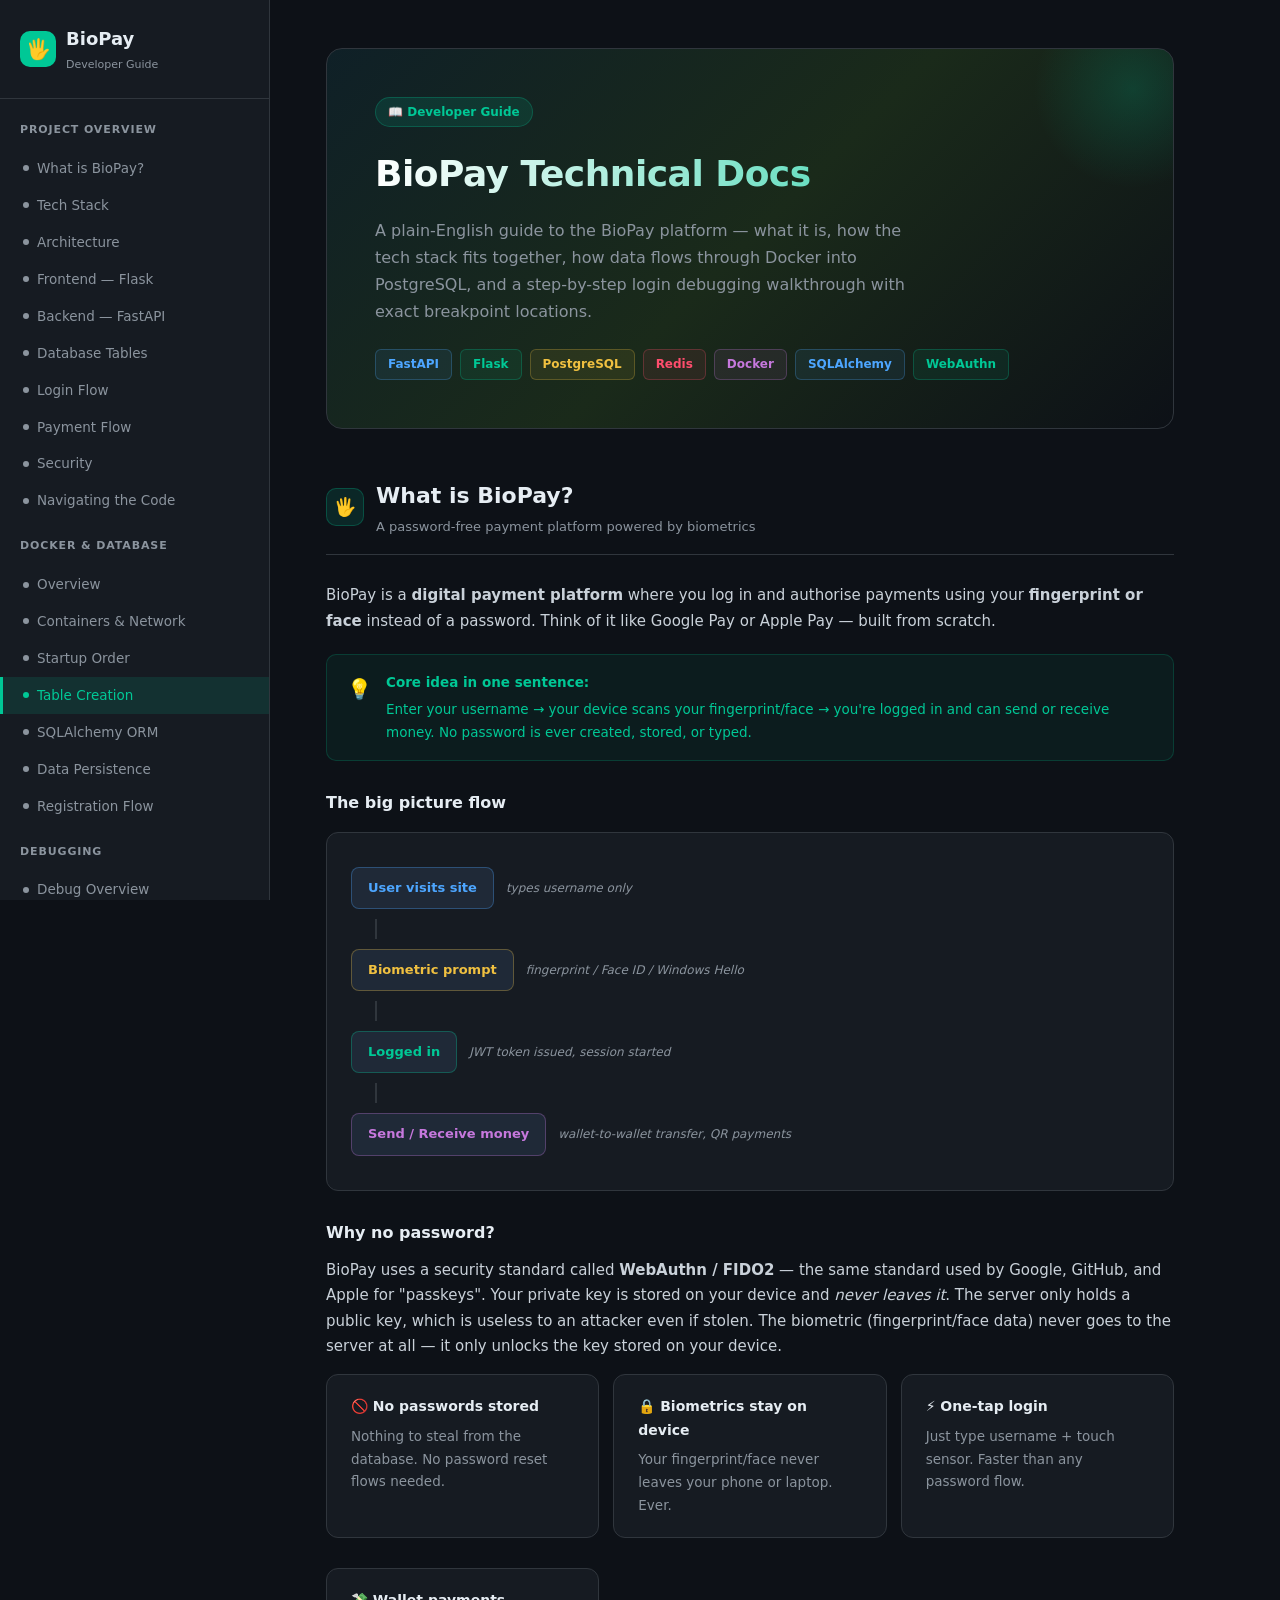
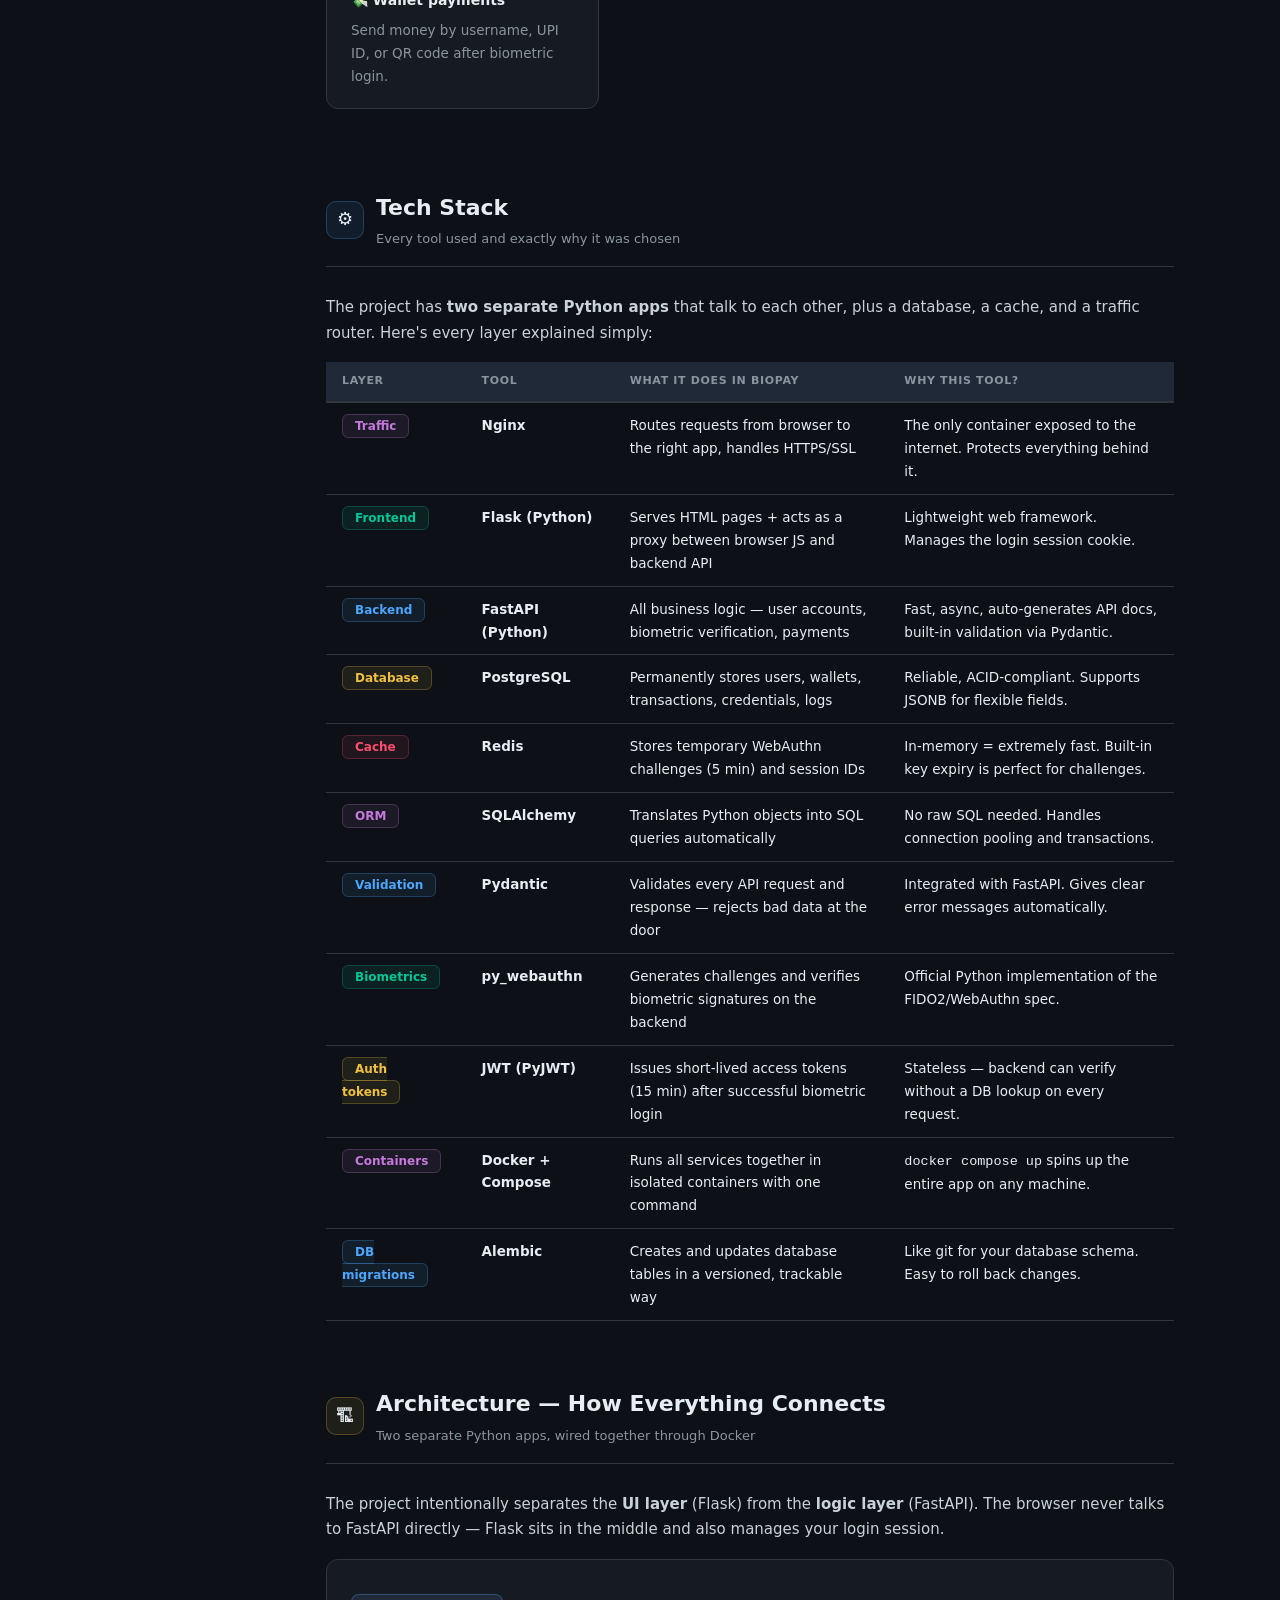
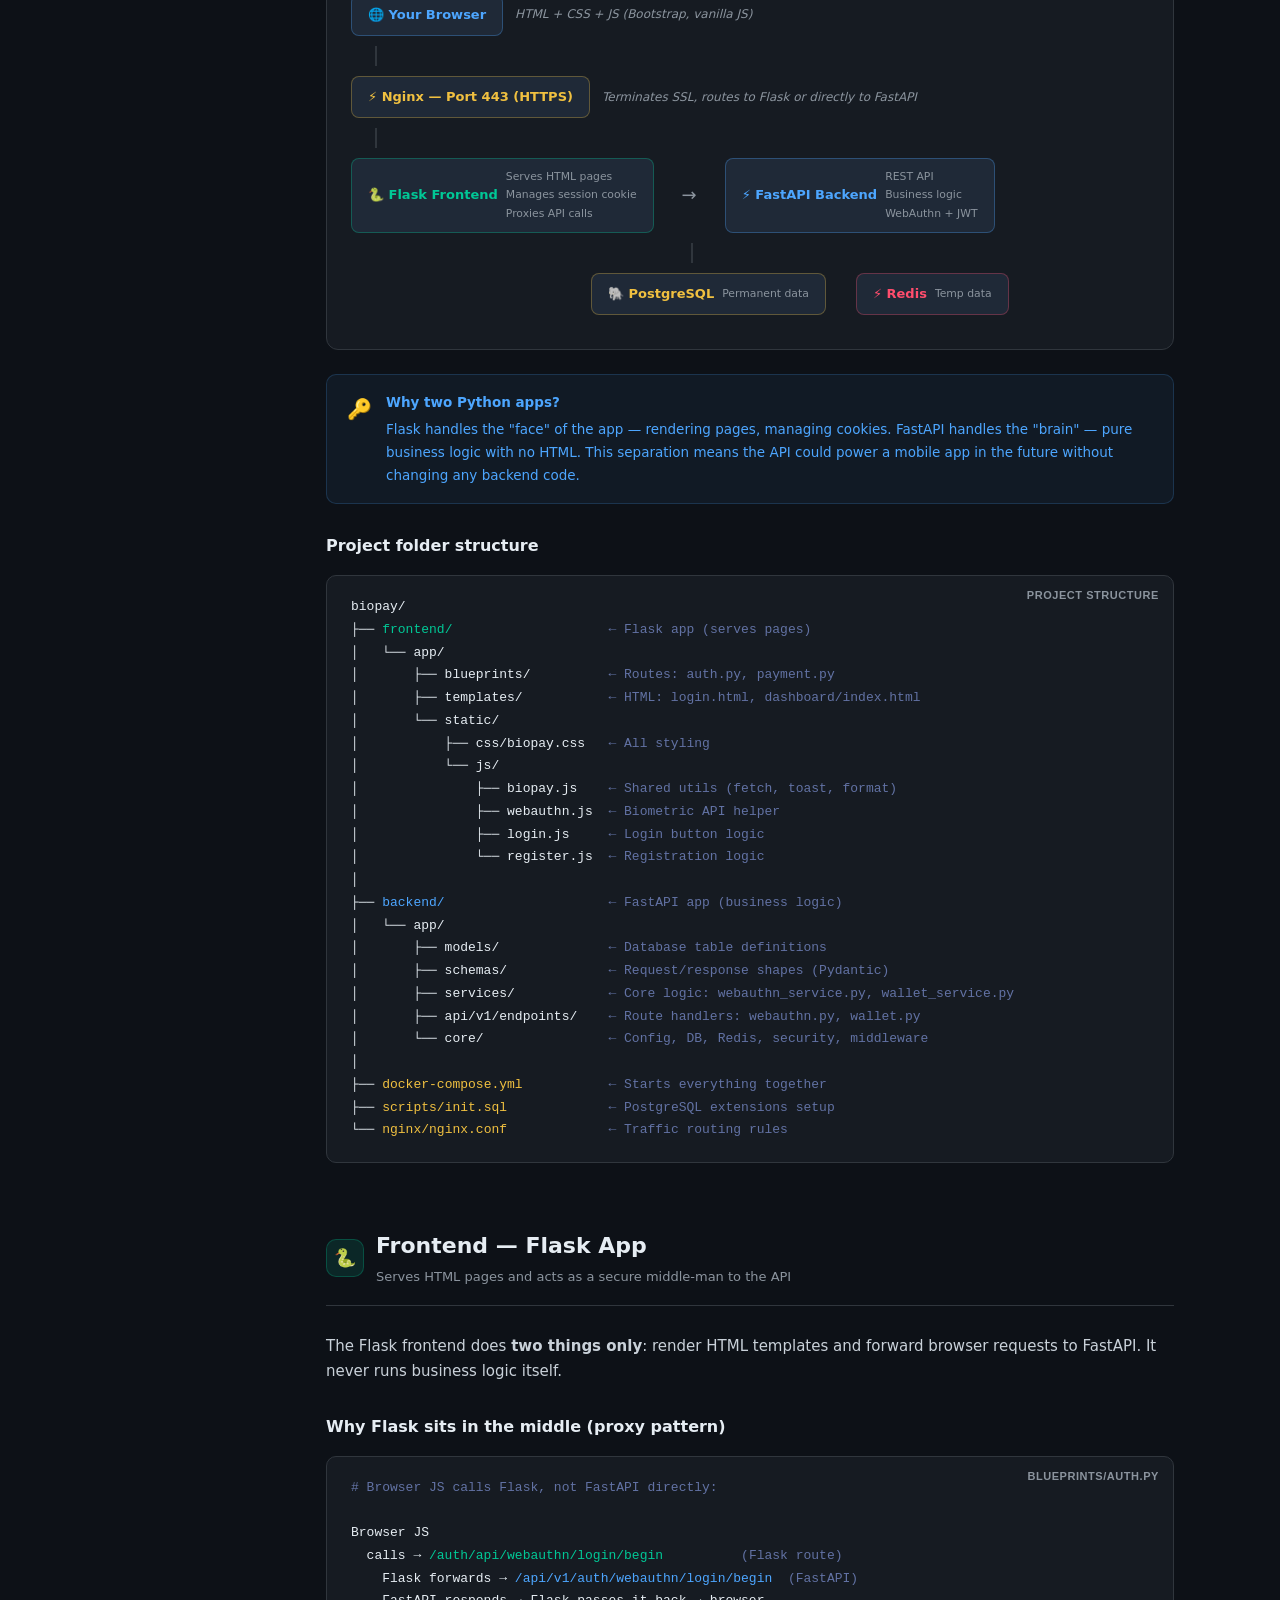
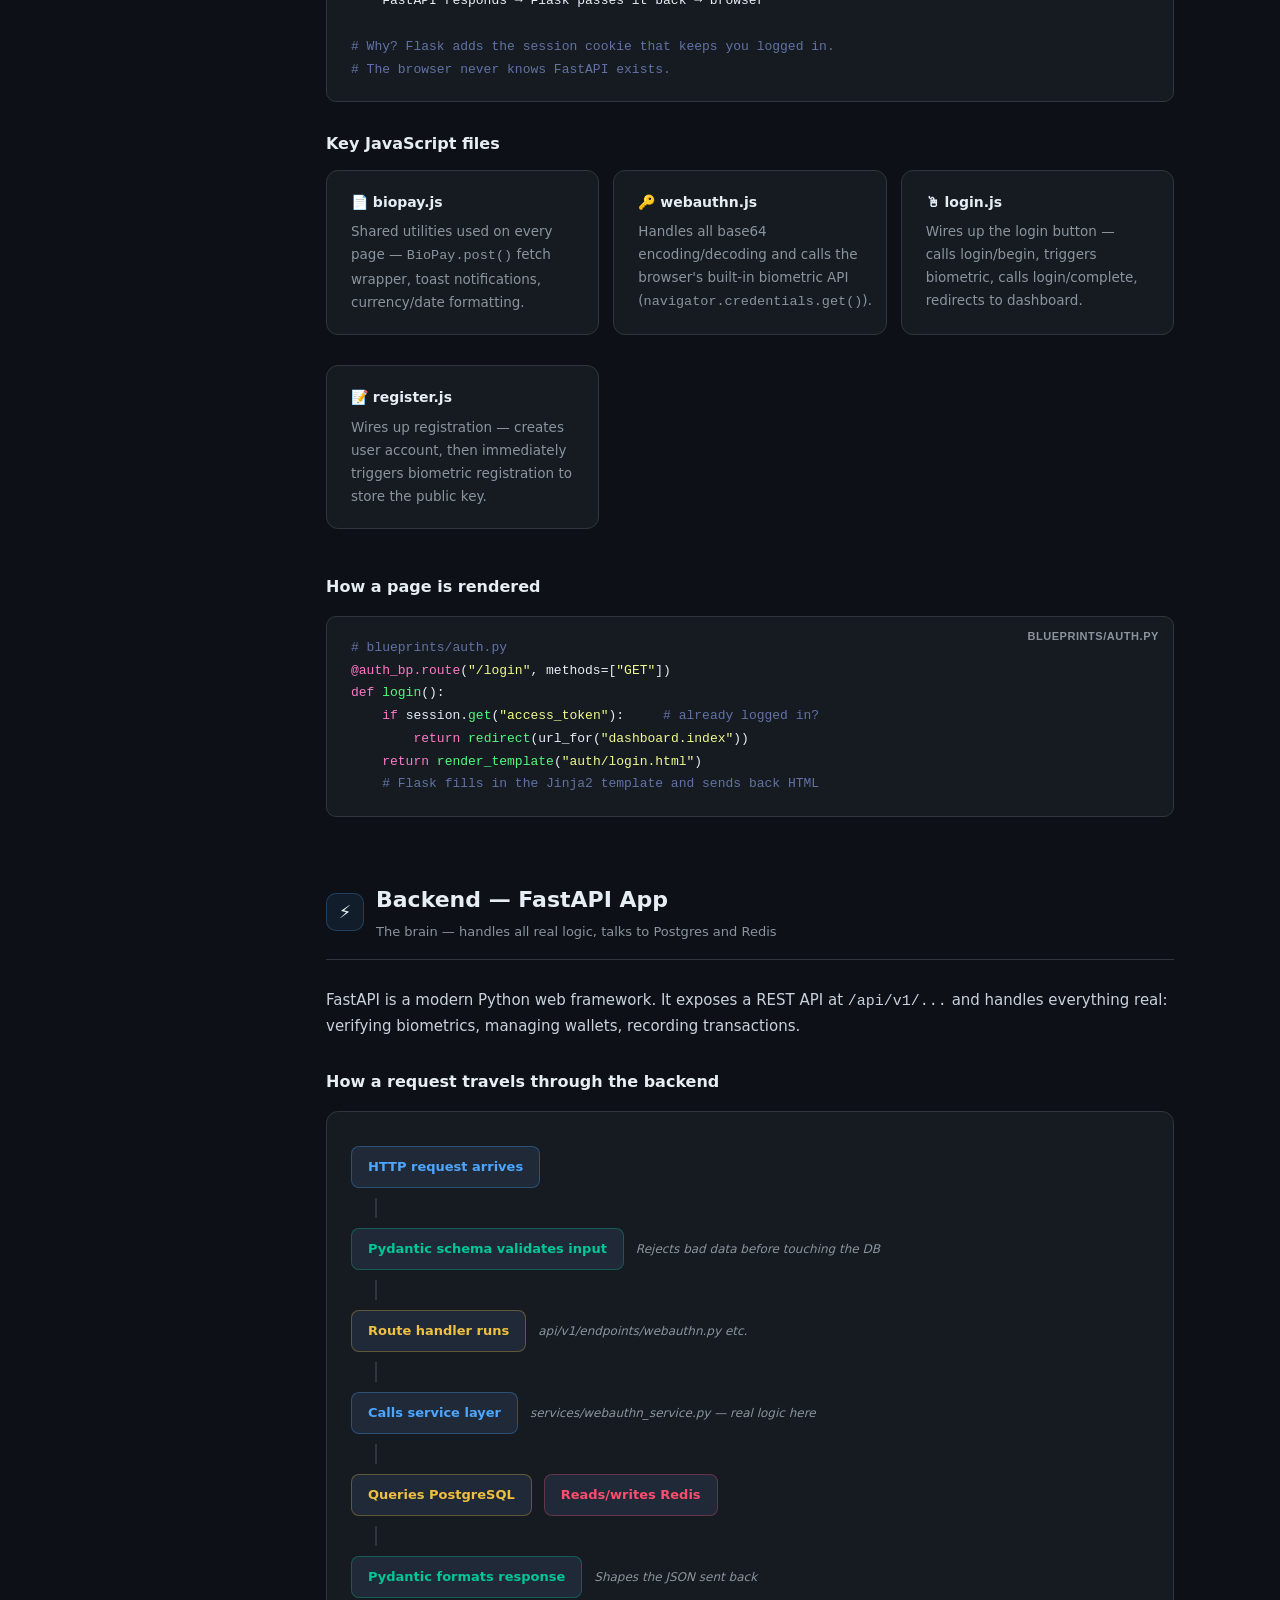
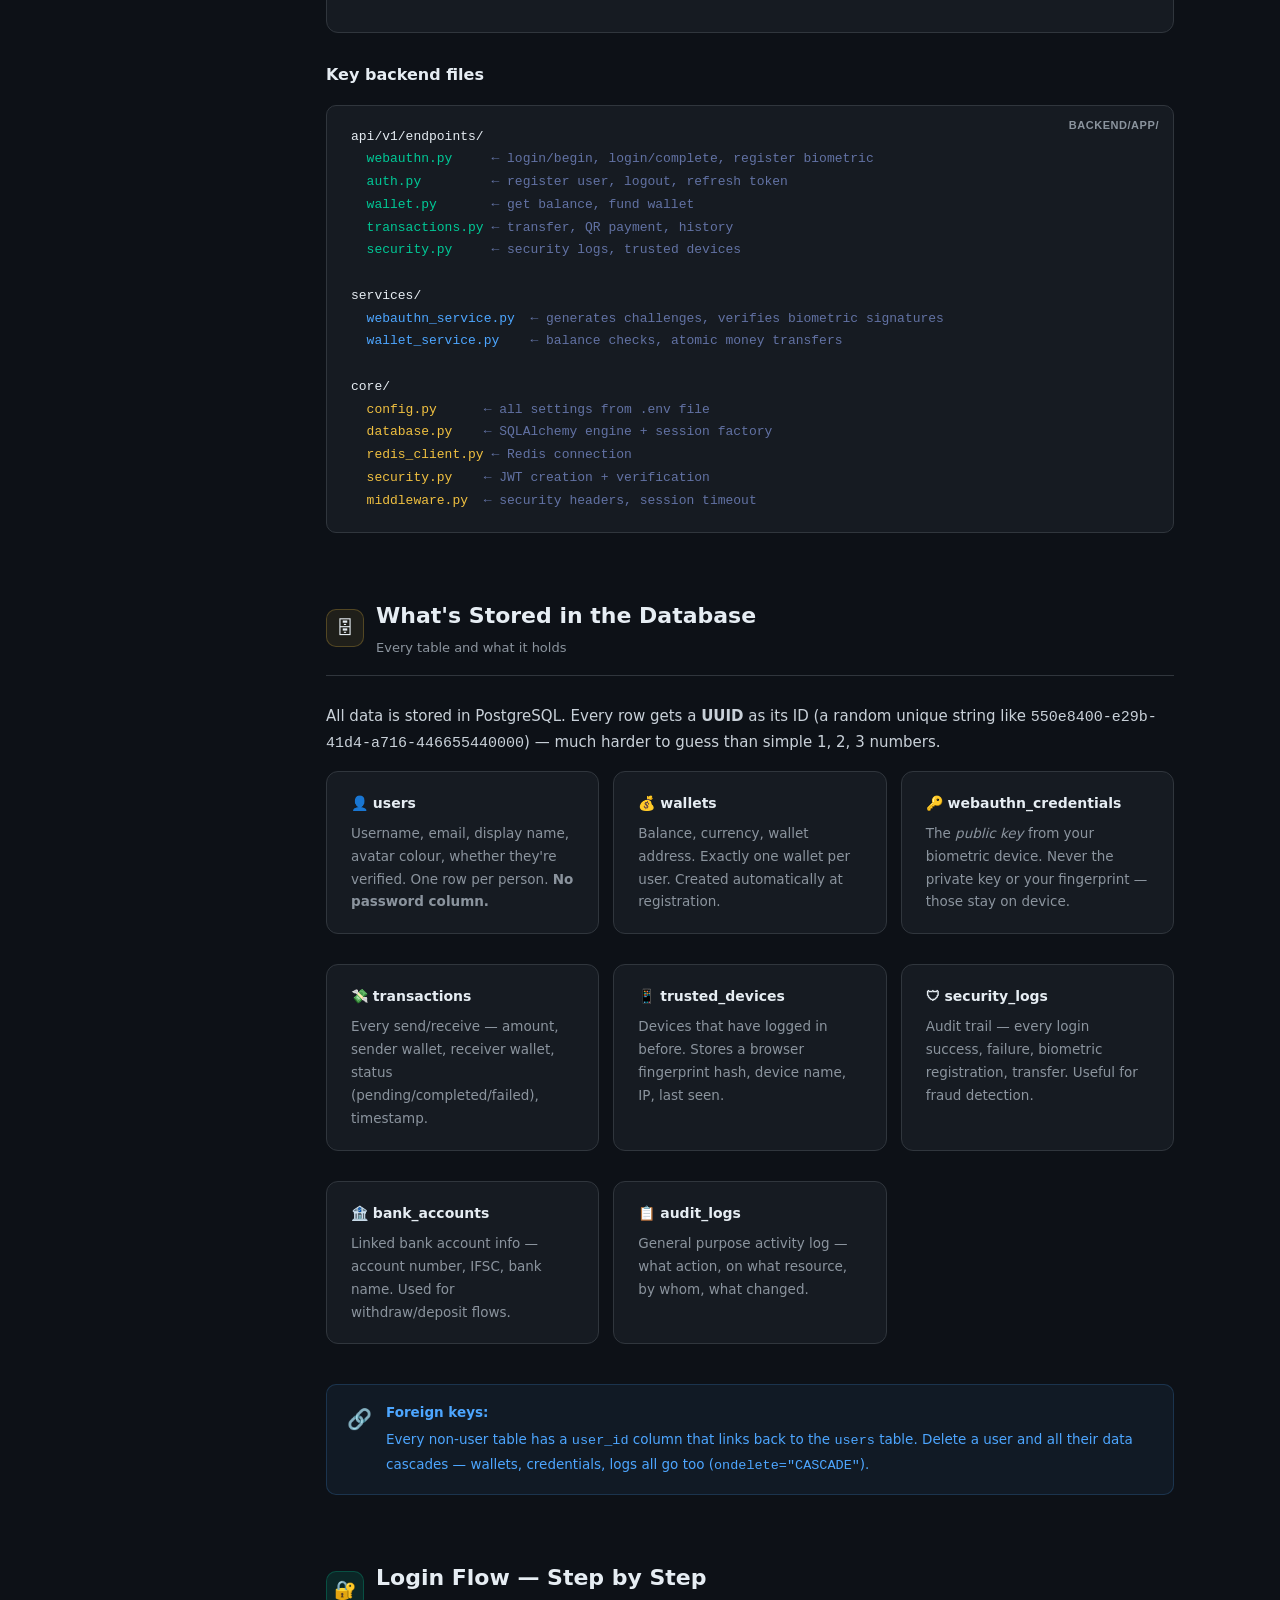
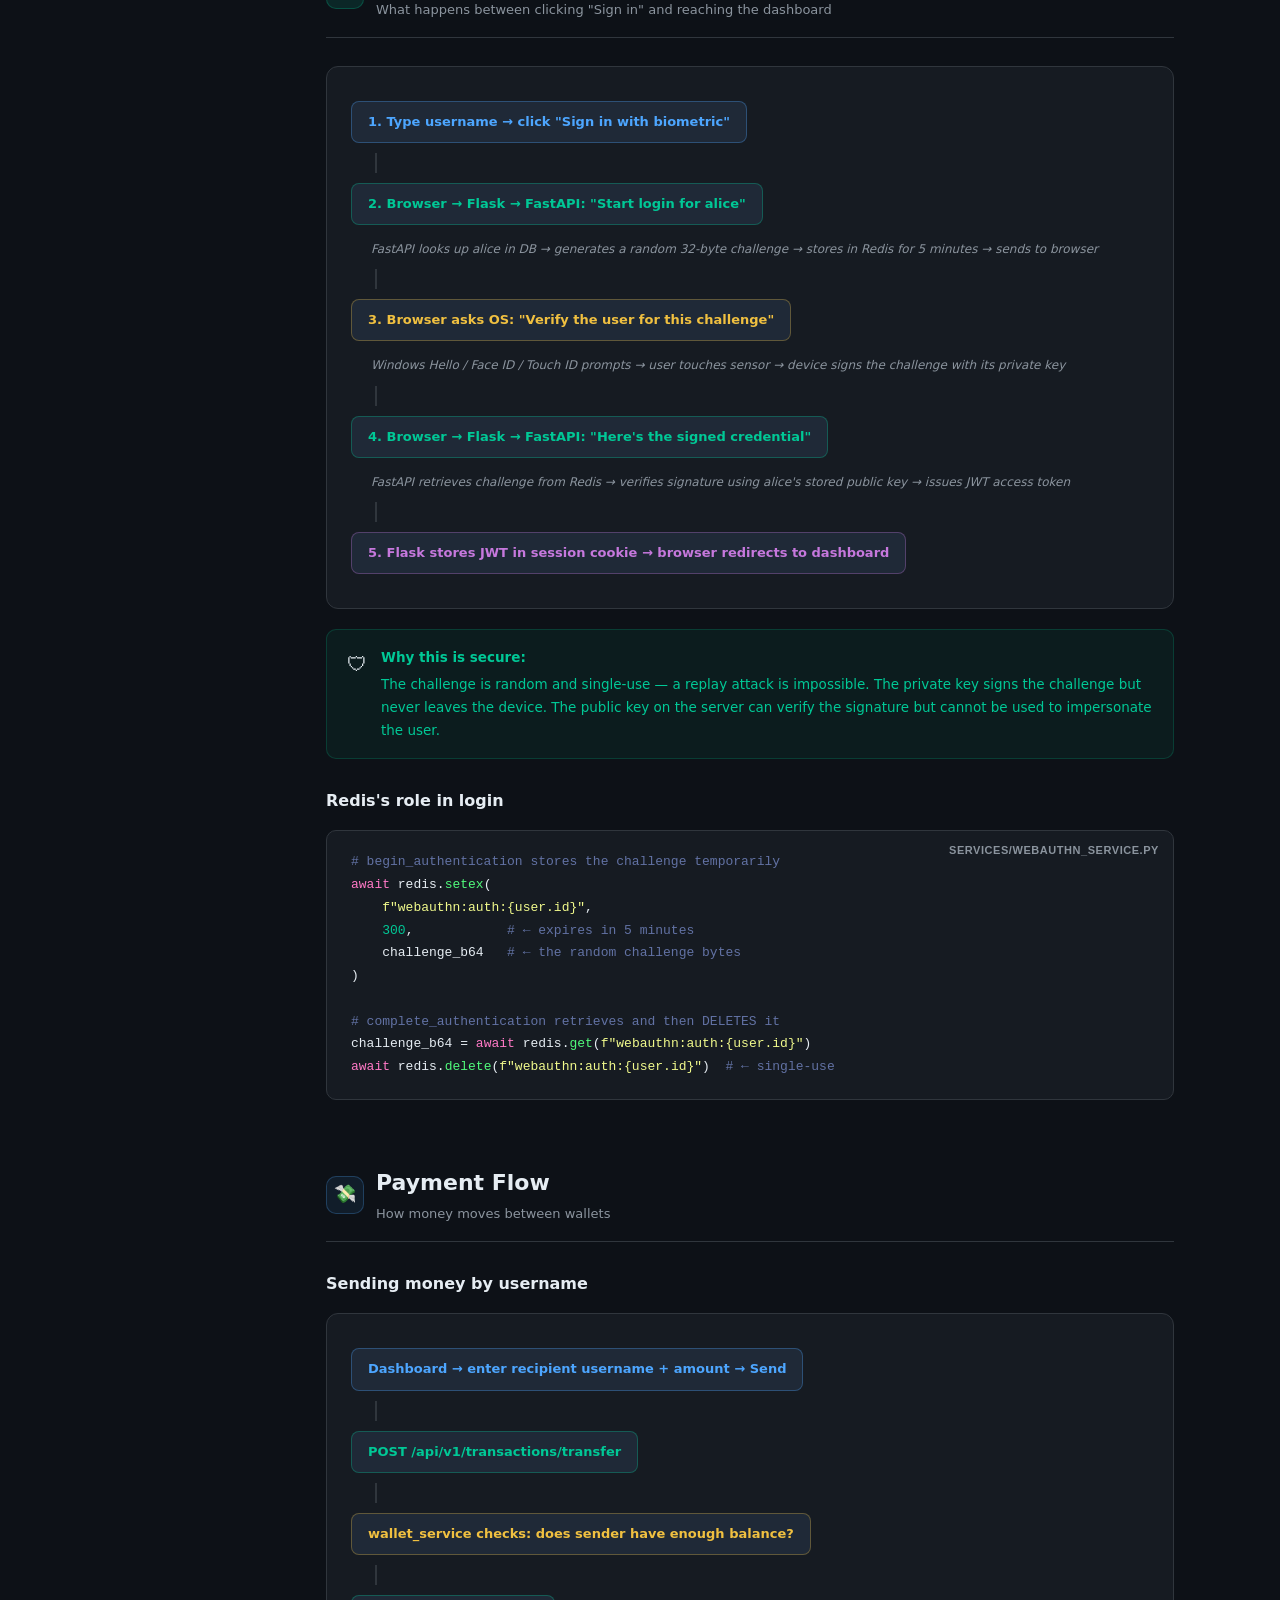
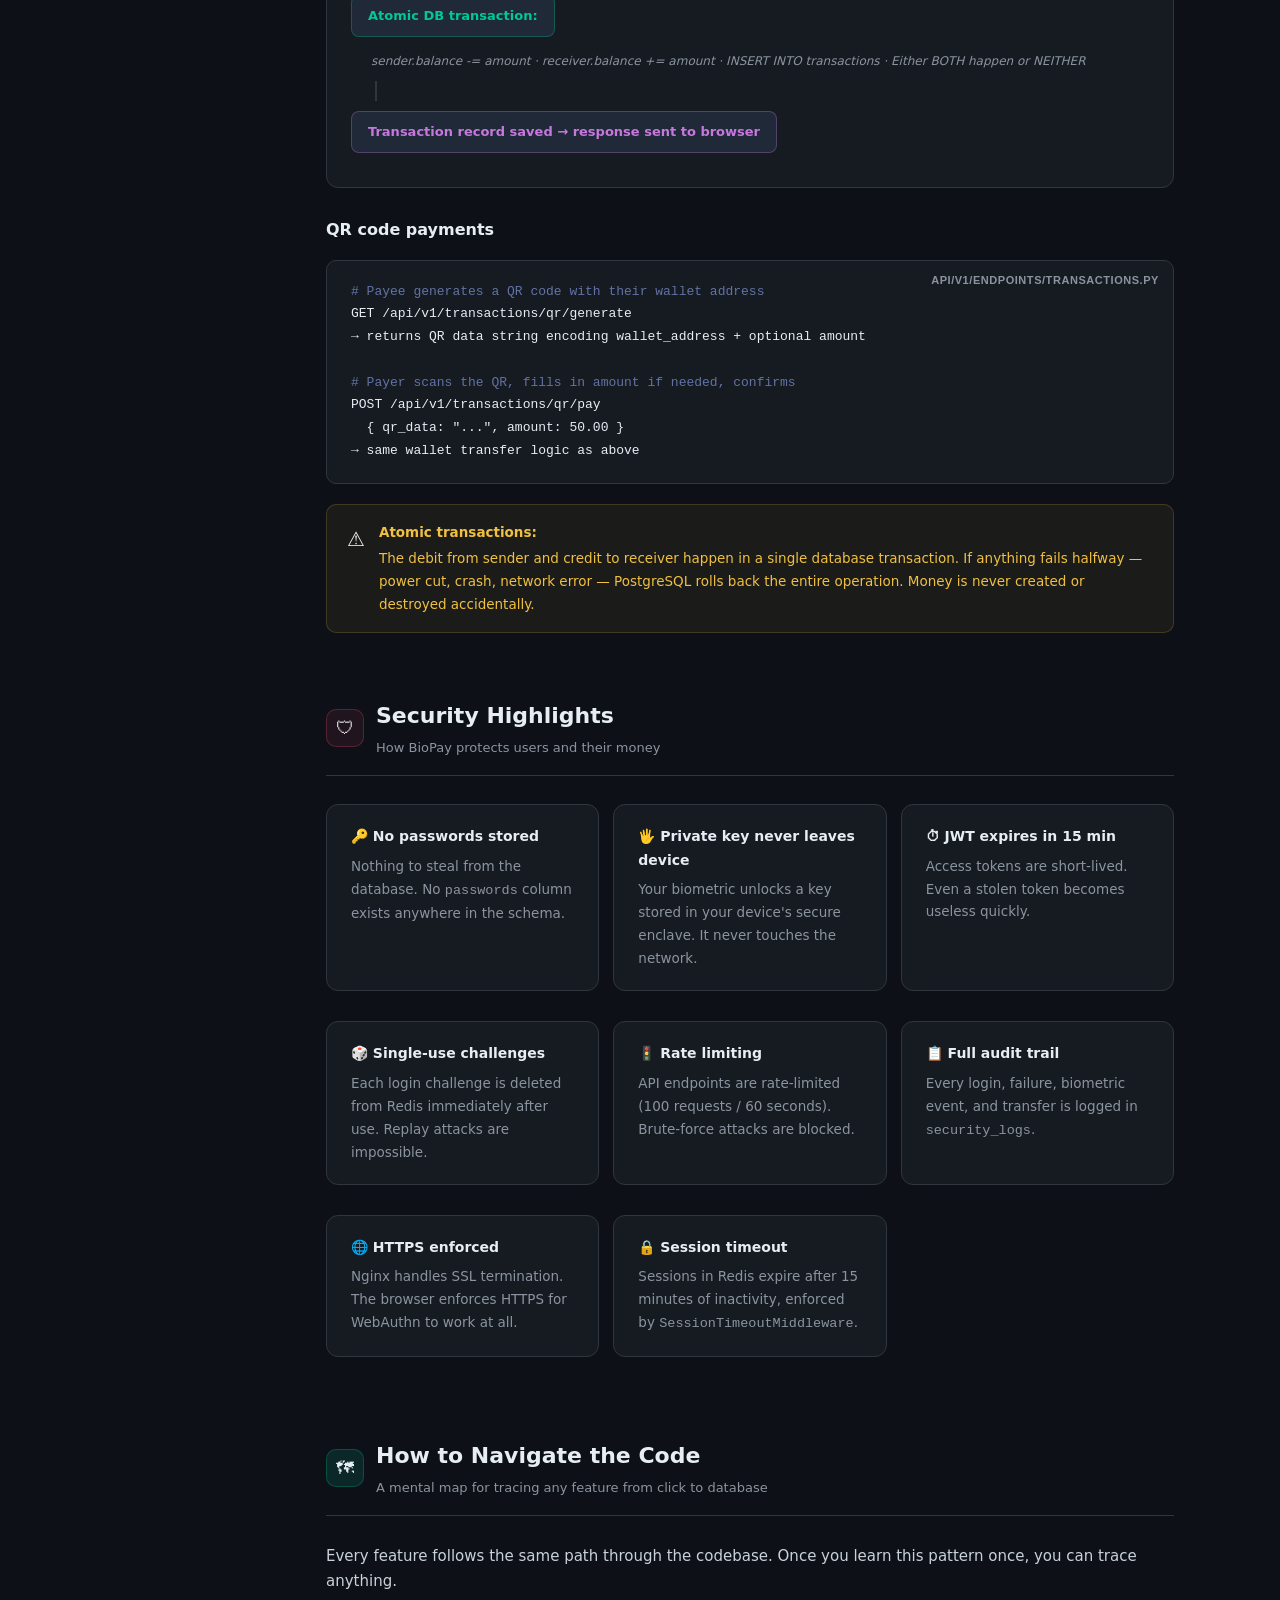
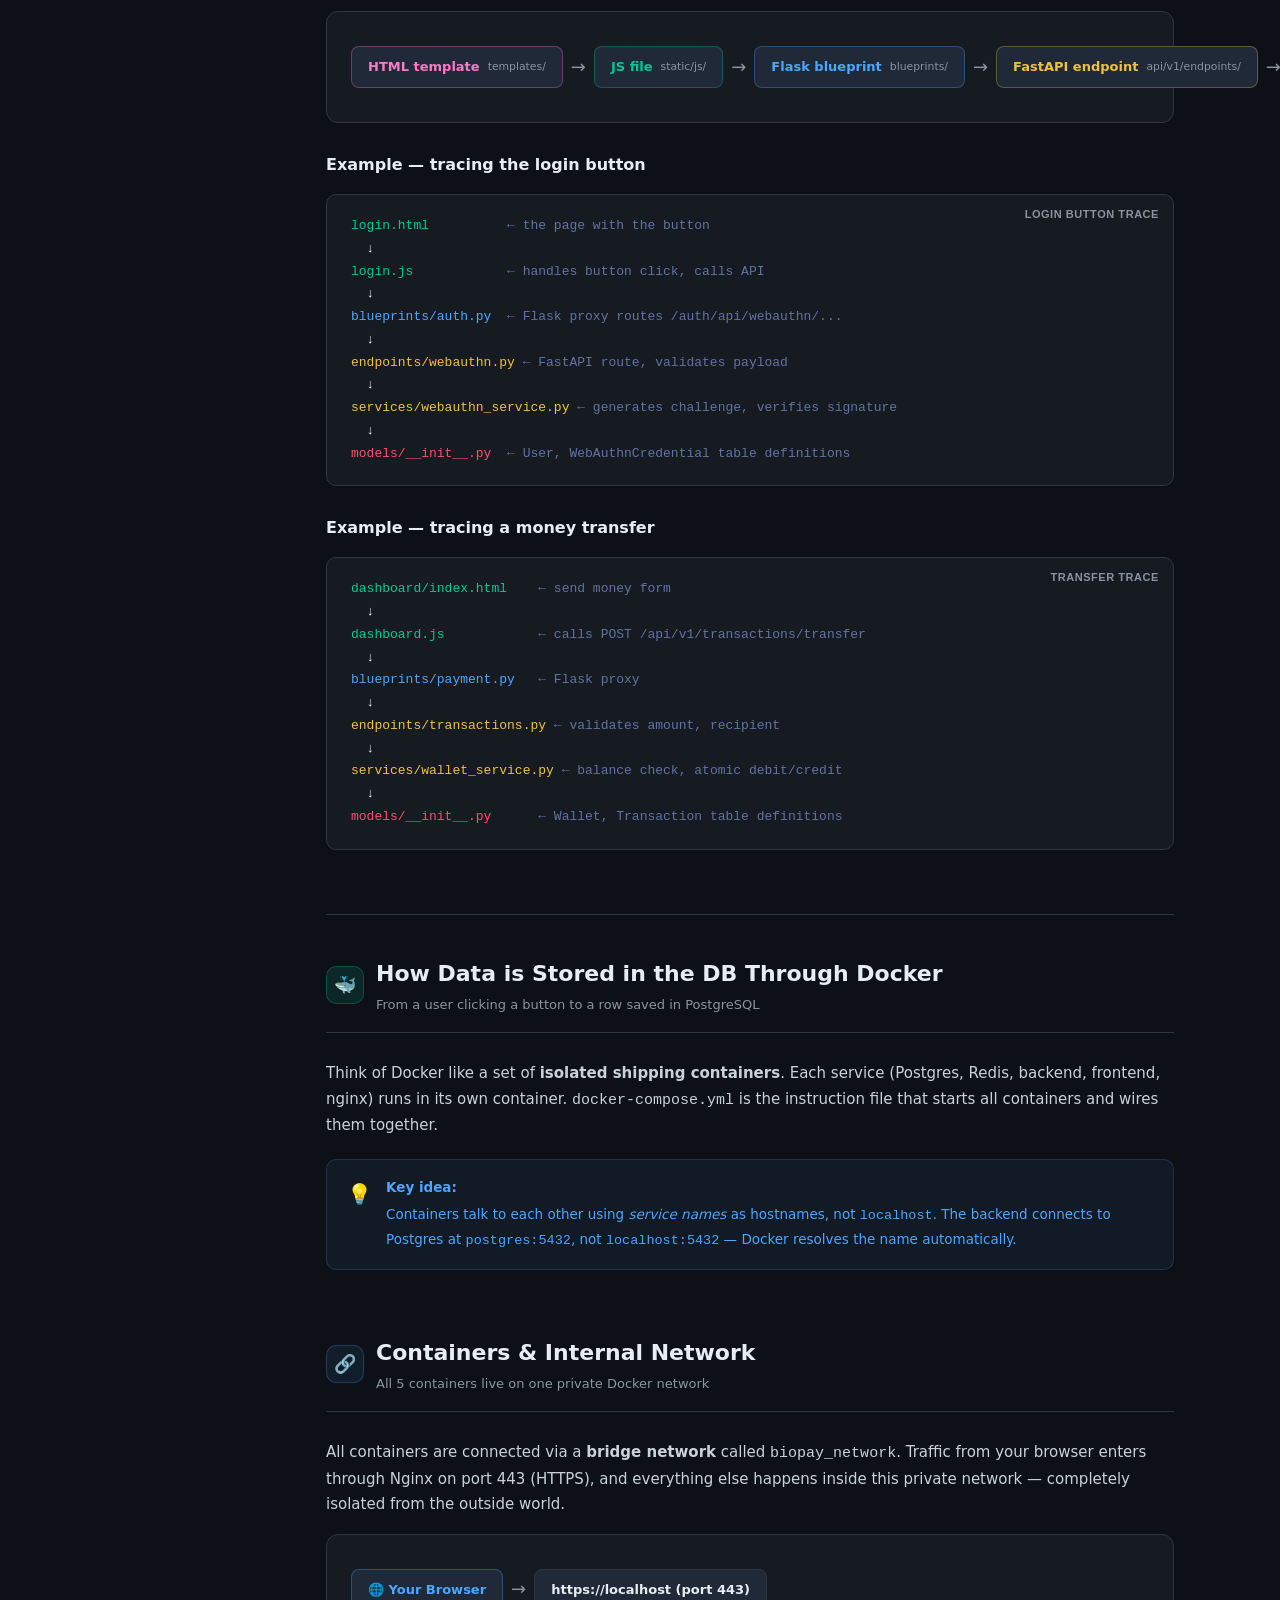
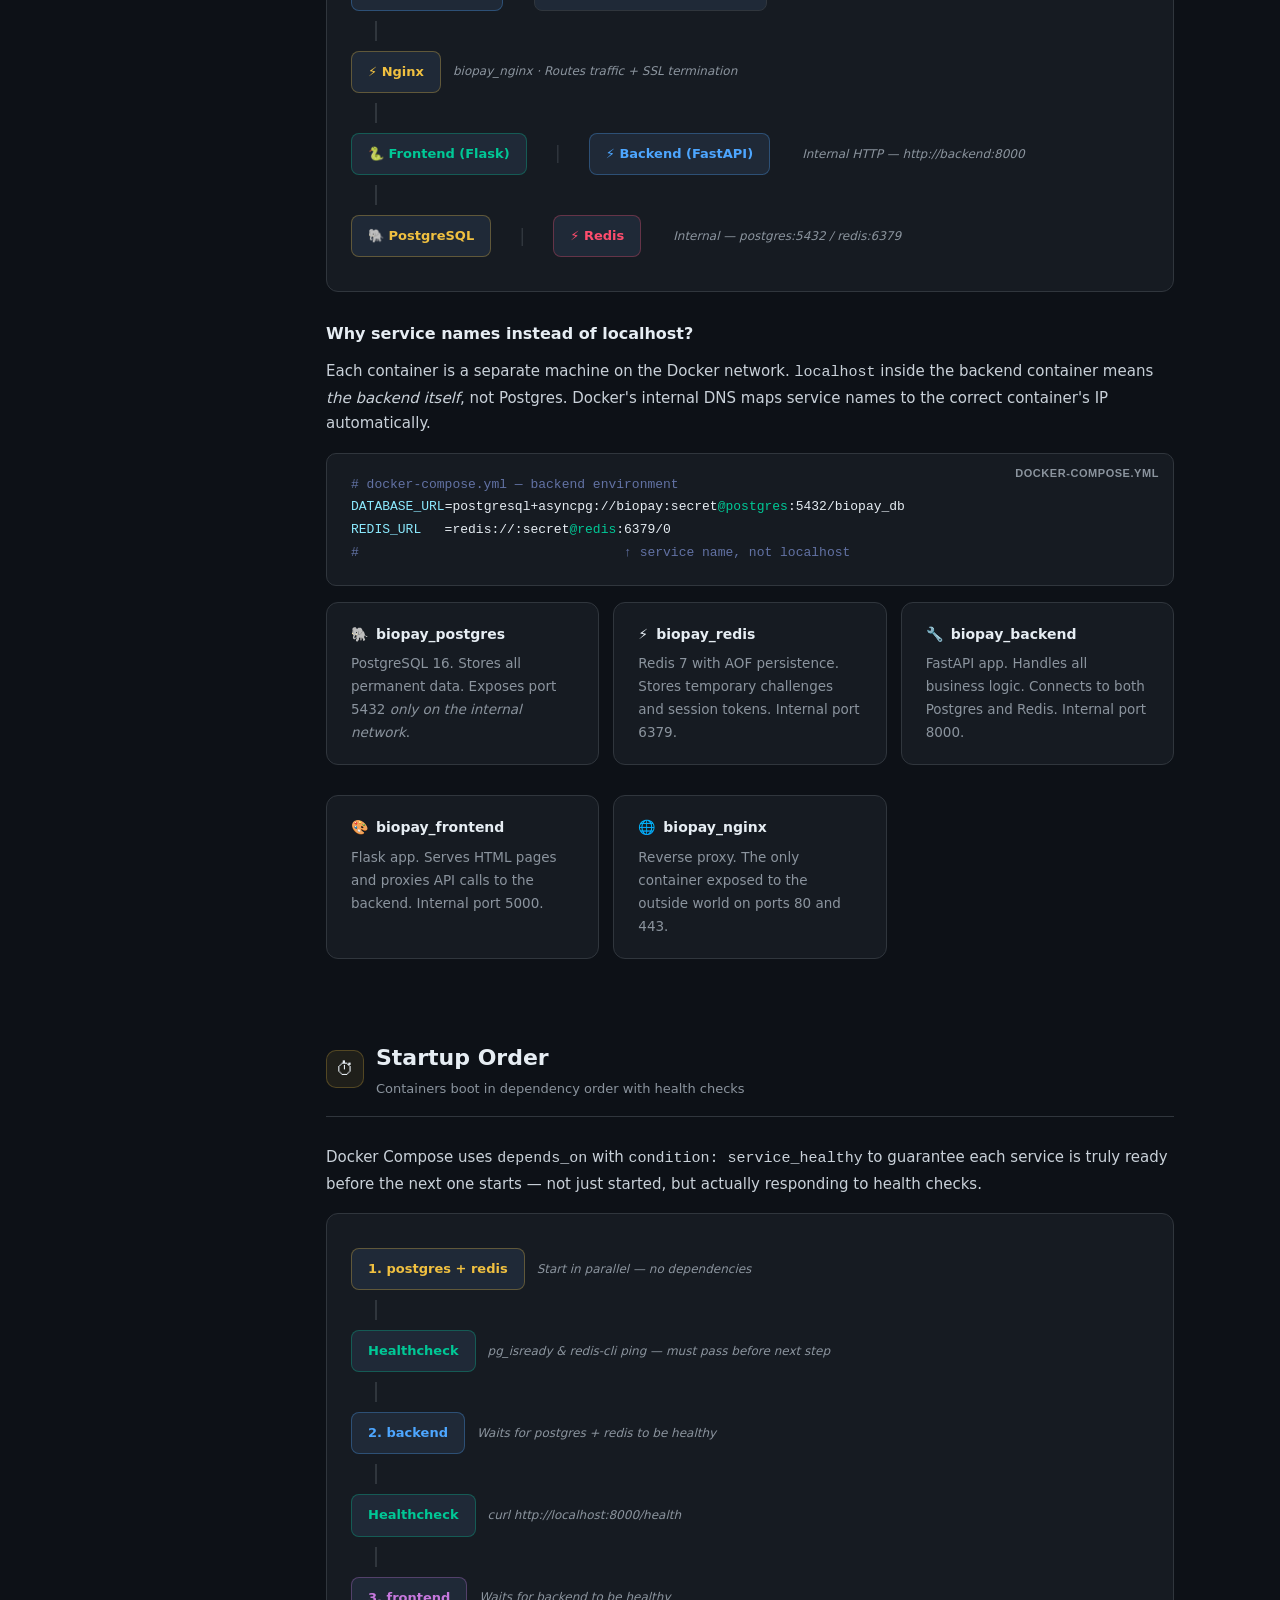
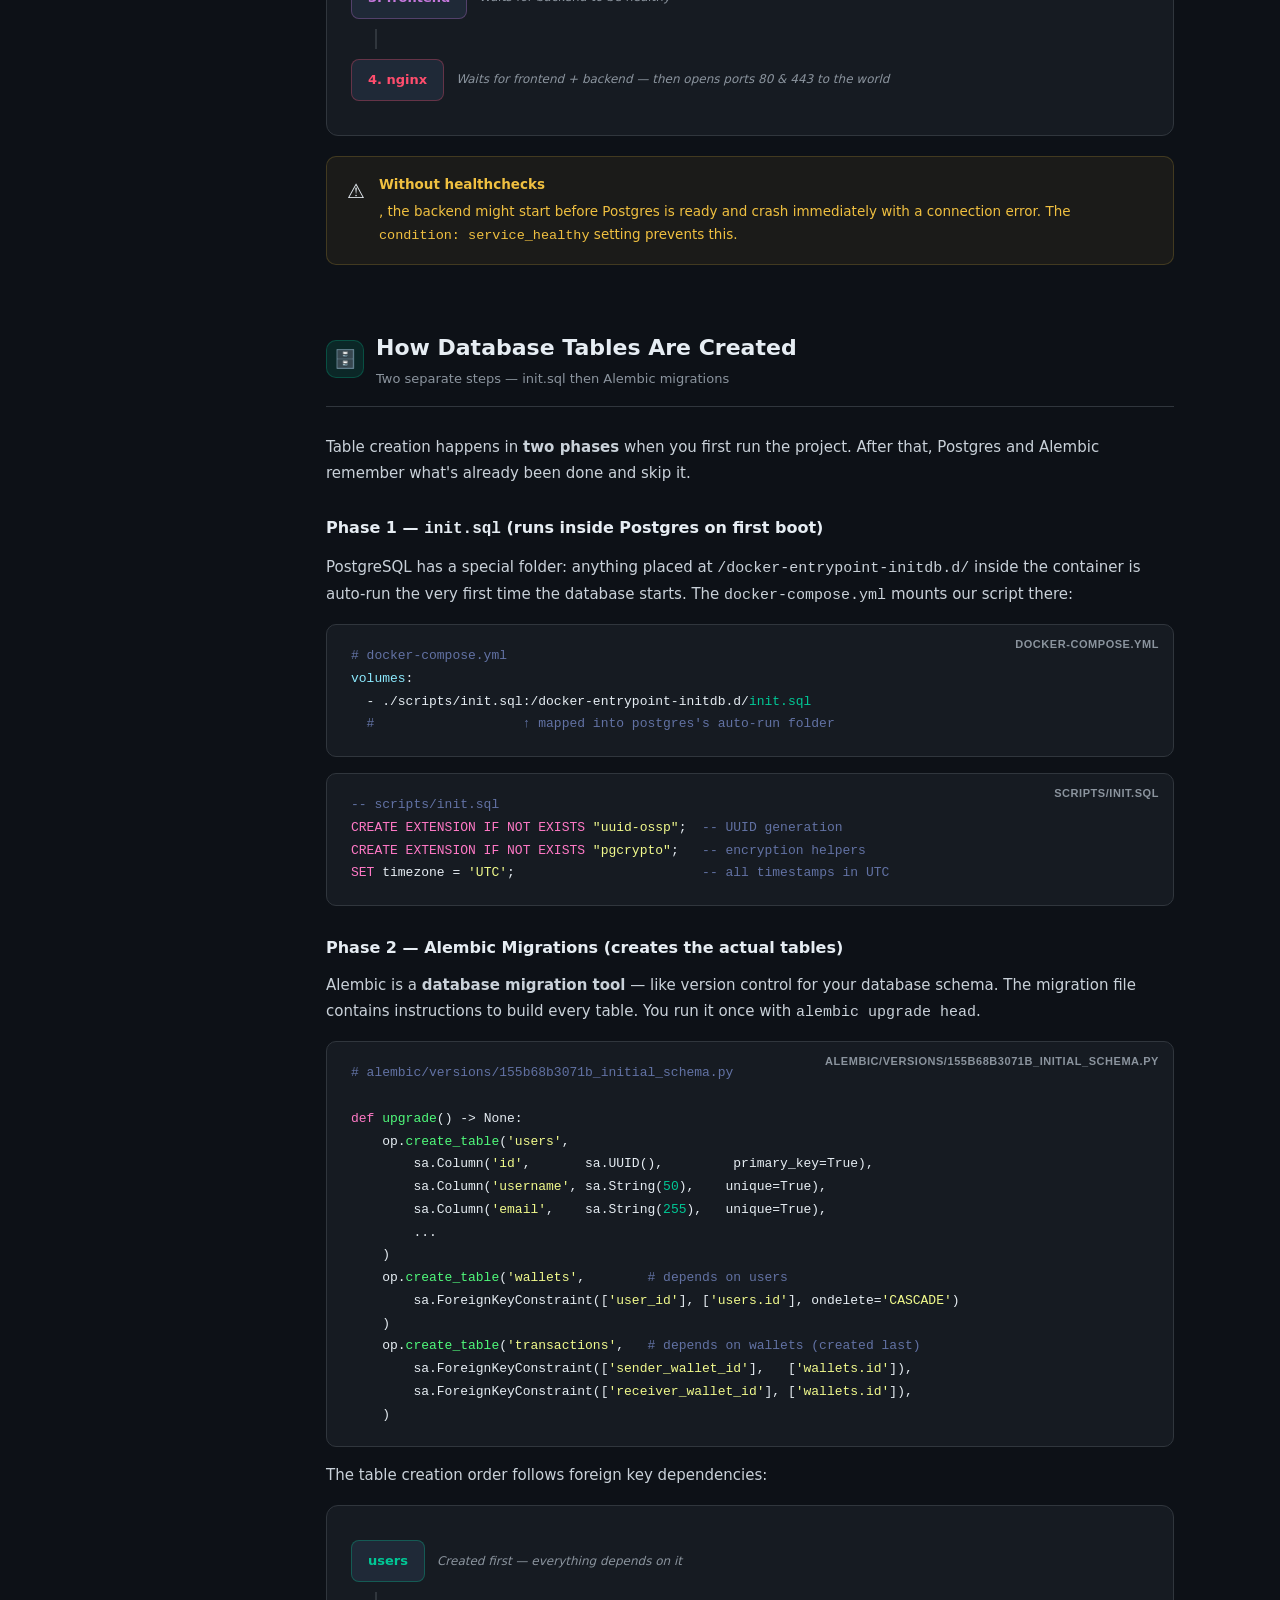
<file: biopay-guide.html>
<!DOCTYPE html>
<html lang="en">
<head>
<meta charset="UTF-8">
<meta name="viewport" content="width=device-width, initial-scale=1.0">
<title>BioPay — Developer Guide</title>
<style>
  :root {
    --bg:        #0d1117;
    --surface:   #161b22;
    --surface2:  #1f2937;
    --border:    #30363d;
    --green:     #00c896;
    --green-dim: #00c89620;
    --blue:      #4da6ff;
    --yellow:    #f0c040;
    --red:       #ff4d6d;
    --purple:    #c678dd;
    --text:      #e6edf3;
    --muted:     #8b949e;
    --code-bg:   #161b22;
    --sidebar-w: 270px;
  }

  * { box-sizing: border-box; margin: 0; padding: 0; }

  body {
    font-family: 'Segoe UI', system-ui, -apple-system, sans-serif;
    background: var(--bg);
    color: var(--text);
    display: flex;
    min-height: 100vh;
    font-size: 15px;
    line-height: 1.7;
  }

  /* ── Sidebar ── */
  .sidebar {
    width: var(--sidebar-w);
    background: var(--surface);
    border-right: 1px solid var(--border);
    position: fixed;
    top: 0; left: 0; bottom: 0;
    overflow-y: auto;
    padding: 24px 0;
    z-index: 100;
  }

  .sidebar-logo {
    display: flex;
    align-items: center;
    gap: 10px;
    padding: 0 20px 24px;
    border-bottom: 1px solid var(--border);
    margin-bottom: 16px;
  }

  .logo-icon {
    width: 36px; height: 36px;
    background: var(--green);
    border-radius: 10px;
    display: flex; align-items: center; justify-content: center;
    font-size: 20px;
  }

  .logo-text { font-size: 18px; font-weight: 700; color: var(--text); }
  .logo-sub  { font-size: 11px; color: var(--muted); margin-top: 1px; }

  .nav-section {
    padding: 6px 20px;
    font-size: 11px;
    font-weight: 700;
    text-transform: uppercase;
    letter-spacing: 0.08em;
    color: var(--muted);
    margin-top: 12px;
    margin-bottom: 4px;
  }

  .nav-item {
    display: flex;
    align-items: center;
    gap: 8px;
    padding: 7px 20px;
    color: var(--muted);
    text-decoration: none;
    font-size: 13.5px;
    border-left: 3px solid transparent;
    transition: all 0.15s;
  }

  .nav-item:hover { color: var(--text); background: var(--green-dim); }
  .nav-item.active { color: var(--green); border-left-color: var(--green); background: var(--green-dim); }
  .nav-item .dot { width: 6px; height: 6px; border-radius: 50%; background: currentColor; flex-shrink: 0; }

  /* ── Main Content ── */
  .main {
    margin-left: var(--sidebar-w);
    flex: 1;
    padding: 48px 56px;
    max-width: 960px;
  }

  /* ── Hero ── */
  .hero {
    background: linear-gradient(135deg, #0f2027, #1a2a1a, #0d1117);
    border: 1px solid var(--border);
    border-radius: 16px;
    padding: 48px;
    margin-bottom: 48px;
    position: relative;
    overflow: hidden;
  }

  .hero::before {
    content: '';
    position: absolute;
    top: -60px; right: -60px;
    width: 200px; height: 200px;
    background: radial-gradient(circle, #00c89630, transparent 70%);
    pointer-events: none;
  }

  .hero-badge {
    display: inline-flex;
    align-items: center;
    gap: 6px;
    background: var(--green-dim);
    border: 1px solid #00c89640;
    color: var(--green);
    font-size: 12px;
    font-weight: 600;
    padding: 4px 12px;
    border-radius: 99px;
    margin-bottom: 16px;
  }

  .hero h1 {
    font-size: 36px;
    font-weight: 800;
    letter-spacing: -0.5px;
    margin-bottom: 12px;
    background: linear-gradient(90deg, #fff, var(--green));
    -webkit-background-clip: text;
    -webkit-text-fill-color: transparent;
    background-clip: text;
  }

  .hero p { color: var(--muted); font-size: 16px; max-width: 560px; }

  .hero-tags {
    display: flex;
    gap: 8px;
    flex-wrap: wrap;
    margin-top: 24px;
  }

  .tag {
    padding: 4px 12px;
    border-radius: 6px;
    font-size: 12px;
    font-weight: 600;
    border: 1px solid;
  }

  .tag-green  { background: #00c89615; color: var(--green);  border-color: #00c89640; }
  .tag-blue   { background: #4da6ff15; color: var(--blue);   border-color: #4da6ff40; }
  .tag-yellow { background: #f0c04015; color: var(--yellow); border-color: #f0c04040; }
  .tag-red    { background: #ff4d6d15; color: var(--red);    border-color: #ff4d6d40; }
  .tag-purple { background: #c678dd15; color: var(--purple); border-color: #c678dd40; }

  /* ── Section ── */
  .section { margin-bottom: 64px; }

  .section-header {
    display: flex;
    align-items: center;
    gap: 12px;
    margin-bottom: 28px;
    padding-bottom: 16px;
    border-bottom: 1px solid var(--border);
  }

  .section-icon {
    width: 38px; height: 38px;
    border-radius: 10px;
    display: flex; align-items: center; justify-content: center;
    font-size: 18px;
    flex-shrink: 0;
  }

  .icon-green  { background: var(--green-dim);  border: 1px solid #00c89640; }
  .icon-blue   { background: #4da6ff15;          border: 1px solid #4da6ff40; }
  .icon-yellow { background: #f0c04015;          border: 1px solid #f0c04040; }
  .icon-red    { background: #ff4d6d15;          border: 1px solid #ff4d6d40; }

  .section-title {
    font-size: 22px;
    font-weight: 700;
    color: var(--text);
  }

  .section-subtitle {
    font-size: 13px;
    color: var(--muted);
    margin-top: 2px;
  }

  h3 {
    font-size: 16px;
    font-weight: 700;
    color: var(--text);
    margin: 28px 0 12px;
  }

  p { color: #c9d1d9; margin-bottom: 14px; }

  /* ── Cards ── */
  .card {
    background: var(--surface);
    border: 1px solid var(--border);
    border-radius: 12px;
    padding: 20px 24px;
    margin-bottom: 16px;
  }

  .card-title {
    font-size: 14px;
    font-weight: 700;
    color: var(--text);
    margin-bottom: 6px;
    display: flex;
    align-items: center;
    gap: 8px;
  }

  .card p { margin: 0; font-size: 13.5px; color: var(--muted); }

  .cards-grid {
    display: grid;
    grid-template-columns: repeat(auto-fill, minmax(260px, 1fr));
    gap: 14px;
    margin-bottom: 24px;
  }

  /* ── Code blocks ── */
  pre {
    background: var(--code-bg);
    border: 1px solid var(--border);
    border-radius: 10px;
    padding: 20px 24px;
    overflow-x: auto;
    margin: 16px 0;
    font-size: 13px;
    line-height: 1.75;
    position: relative;
  }

  pre .label {
    position: absolute;
    top: 10px; right: 14px;
    font-size: 11px;
    color: var(--muted);
    font-family: sans-serif;
    font-weight: 600;
    text-transform: uppercase;
    letter-spacing: 0.05em;
  }

  code { font-family: 'Cascadia Code', 'Fira Code', 'Consolas', monospace; }
  pre code { color: var(--text); }

  .k  { color: #ff79c6; }   /* keyword   */
  .s  { color: #f1fa8c; }   /* string    */
  .c  { color: #6272a4; }   /* comment   */
  .f  { color: #50fa7b; }   /* function  */
  .n  { color: #8be9fd; }   /* variable  */
  .p  { color: var(--text); } /* plain  */
  .g  { color: var(--green); } /* green highlight */
  .b  { color: var(--blue);  } /* blue highlight  */
  .y  { color: var(--yellow);} /* yellow highlight*/
  .r  { color: var(--red);   } /* red highlight   */

  /* ── Flow diagram ── */
  .flow {
    background: var(--surface);
    border: 1px solid var(--border);
    border-radius: 12px;
    padding: 28px 24px;
    margin: 16px 0;
  }

  .flow-row {
    display: flex;
    align-items: center;
    gap: 0;
    margin: 6px 0;
  }

  .flow-box {
    display: flex;
    align-items: center;
    gap: 8px;
    background: var(--surface2);
    border: 1px solid var(--border);
    border-radius: 8px;
    padding: 9px 16px;
    font-size: 13px;
    font-weight: 600;
    white-space: nowrap;
    flex-shrink: 0;
  }

  .flow-box.green  { border-color: #00c89650; color: var(--green); }
  .flow-box.blue   { border-color: #4da6ff50; color: var(--blue);  }
  .flow-box.yellow { border-color: #f0c04050; color: var(--yellow);}
  .flow-box.red    { border-color: #ff4d6d50; color: var(--red);   }
  .flow-box.purple { border-color: #c678dd50; color: var(--purple);}

  .flow-arrow {
    color: var(--muted);
    font-size: 18px;
    padding: 0 8px;
    flex-shrink: 0;
  }

  .flow-note {
    font-size: 12px;
    color: var(--muted);
    margin-left: 12px;
    font-style: italic;
  }

  .flow-down {
    display: flex;
    flex-direction: column;
    align-items: flex-start;
    gap: 4px;
  }

  .flow-connector {
    width: 2px;
    height: 20px;
    background: var(--border);
    margin-left: 24px;
  }

  /* ── Breakpoint table ── */
  .bp-table {
    width: 100%;
    border-collapse: collapse;
    font-size: 13.5px;
    margin: 16px 0;
  }

  .bp-table th {
    background: var(--surface2);
    color: var(--muted);
    font-size: 11px;
    font-weight: 700;
    text-transform: uppercase;
    letter-spacing: 0.06em;
    padding: 10px 16px;
    text-align: left;
    border-bottom: 2px solid var(--border);
  }

  .bp-table td {
    padding: 11px 16px;
    border-bottom: 1px solid var(--border);
    vertical-align: top;
  }

  .bp-table tr:hover td { background: var(--surface2); }

  .bp-num {
    display: inline-flex;
    align-items: center;
    justify-content: center;
    width: 24px; height: 24px;
    background: var(--green);
    color: #000;
    font-size: 11px;
    font-weight: 800;
    border-radius: 50%;
    flex-shrink: 0;
  }

  .bp-file {
    font-family: monospace;
    font-size: 12px;
    color: var(--blue);
    background: #4da6ff10;
    padding: 2px 8px;
    border-radius: 4px;
    border: 1px solid #4da6ff30;
    white-space: nowrap;
  }

  .bp-line {
    font-family: monospace;
    font-size: 12px;
    color: var(--yellow);
    font-weight: 700;
  }

  .check-list { list-style: none; padding: 0; }
  .check-list li {
    padding: 5px 0 5px 24px;
    position: relative;
    color: #c9d1d9;
    font-size: 13.5px;
  }

  .check-list li::before {
    content: '✓';
    position: absolute;
    left: 0;
    color: var(--green);
    font-weight: 700;
  }

  /* ── Symptom table ── */
  .symptom-grid {
    display: grid;
    gap: 10px;
    margin: 16px 0;
  }

  .symptom-row {
    display: grid;
    grid-template-columns: 1fr 1fr;
    gap: 12px;
  }

  .symptom-box {
    background: var(--surface);
    border: 1px solid var(--border);
    border-radius: 8px;
    padding: 14px 16px;
    font-size: 13px;
  }

  .symptom-label {
    font-size: 11px;
    font-weight: 700;
    text-transform: uppercase;
    letter-spacing: 0.05em;
    margin-bottom: 4px;
  }

  .symptom-box.symptom { border-left: 3px solid var(--red); }
  .symptom-box.symptom .symptom-label { color: var(--red); }
  .symptom-box.fix { border-left: 3px solid var(--green); }
  .symptom-box.fix .symptom-label { color: var(--green); }

  /* ── Layer badge ── */
  .layer-badge {
    display: inline-flex;
    align-items: center;
    gap: 6px;
    font-size: 11px;
    font-weight: 700;
    text-transform: uppercase;
    letter-spacing: 0.08em;
    padding: 3px 10px;
    border-radius: 4px;
    margin-bottom: 10px;
  }

  .layer-1 { background: #ff79c620; color: #ff79c6; border: 1px solid #ff79c640; }
  .layer-2 { background: #4da6ff20; color: var(--blue);   border: 1px solid #4da6ff40; }
  .layer-3 { background: #f0c04020; color: var(--yellow); border: 1px solid #f0c04040; }
  .layer-4 { background: #00c89620; color: var(--green);  border: 1px solid #00c89640; }

  /* ── Callout ── */
  .callout {
    display: flex;
    gap: 14px;
    padding: 16px 20px;
    border-radius: 10px;
    margin: 20px 0;
    font-size: 13.5px;
  }

  .callout-icon { font-size: 20px; flex-shrink: 0; margin-top: 1px; }
  .callout p { margin: 0; }
  .callout strong { display: block; margin-bottom: 4px; }

  .callout.info    { background: #4da6ff10; border: 1px solid #4da6ff30; }
  .callout.warning { background: #f0c04010; border: 1px solid #f0c04030; }
  .callout.danger  { background: #ff4d6d10; border: 1px solid #ff4d6d30; }
  .callout.success { background: #00c89610; border: 1px solid #00c89630; }

  .callout.info    p, .callout.info strong    { color: var(--blue);   }
  .callout.warning p, .callout.warning strong { color: var(--yellow); }
  .callout.danger  p, .callout.danger strong  { color: var(--red);    }
  .callout.success p, .callout.success strong { color: var(--green);  }

  /* ── Divider ── */
  hr { border: none; border-top: 1px solid var(--border); margin: 40px 0; }

  /* ── Footer ── */
  .footer {
    border-top: 1px solid var(--border);
    padding: 28px 0 0;
    margin-top: 60px;
    display: flex;
    align-items: center;
    gap: 12px;
    color: var(--muted);
    font-size: 13px;
  }

  .footer-dot { color: var(--green); }

  /* ── Scrollbar ── */
  ::-webkit-scrollbar { width: 6px; }
  ::-webkit-scrollbar-track { background: var(--bg); }
  ::-webkit-scrollbar-thumb { background: var(--border); border-radius: 3px; }
  ::-webkit-scrollbar-thumb:hover { background: var(--muted); }

  /* ── Active nav highlight on scroll ── */
  .section { scroll-margin-top: 24px; }

  @media (max-width: 768px) {
    .sidebar { display: none; }
    .main { margin-left: 0; padding: 24px 20px; }
    .symptom-row { grid-template-columns: 1fr; }
    .cards-grid { grid-template-columns: 1fr; }
  }
</style>
</head>
<body>

<!-- ═══════════════════════ SIDEBAR ═══════════════════════ -->
<nav class="sidebar">
  <div class="sidebar-logo">
    <div class="logo-icon">🖐</div>
    <div>
      <div class="logo-text">BioPay</div>
      <div class="logo-sub">Developer Guide</div>
    </div>
  </div>

  <div class="nav-section">Project Overview</div>
  <a class="nav-item active" href="#what-is-biopay"><span class="dot"></span>What is BioPay?</a>
  <a class="nav-item" href="#tech-stack"><span class="dot"></span>Tech Stack</a>
  <a class="nav-item" href="#architecture"><span class="dot"></span>Architecture</a>
  <a class="nav-item" href="#frontend-explained"><span class="dot"></span>Frontend — Flask</a>
  <a class="nav-item" href="#backend-explained"><span class="dot"></span>Backend — FastAPI</a>
  <a class="nav-item" href="#database-tables"><span class="dot"></span>Database Tables</a>
  <a class="nav-item" href="#login-flow-simple"><span class="dot"></span>Login Flow</a>
  <a class="nav-item" href="#payment-flow"><span class="dot"></span>Payment Flow</a>
  <a class="nav-item" href="#security-highlights"><span class="dot"></span>Security</a>
  <a class="nav-item" href="#code-navigation"><span class="dot"></span>Navigating the Code</a>

  <div class="nav-section">Docker &amp; Database</div>
  <a class="nav-item" href="#docker-overview"><span class="dot"></span>Overview</a>
  <a class="nav-item" href="#containers"><span class="dot"></span>Containers &amp; Network</a>
  <a class="nav-item" href="#startup-order"><span class="dot"></span>Startup Order</a>
  <a class="nav-item" href="#db-creation"><span class="dot"></span>Table Creation</a>
  <a class="nav-item" href="#sqlalchemy"><span class="dot"></span>SQLAlchemy ORM</a>
  <a class="nav-item" href="#volumes"><span class="dot"></span>Data Persistence</a>
  <a class="nav-item" href="#registration-e2e"><span class="dot"></span>Registration Flow</a>

  <div class="nav-section">Debugging</div>
  <a class="nav-item" href="#debug-overview"><span class="dot"></span>Debug Overview</a>
  <a class="nav-item" href="#layer-js"><span class="dot"></span>Layer 1 — Browser JS</a>
  <a class="nav-item" href="#layer-flask"><span class="dot"></span>Layer 2 — Flask</a>
  <a class="nav-item" href="#layer-fastapi"><span class="dot"></span>Layer 3 — FastAPI</a>
  <a class="nav-item" href="#layer-service"><span class="dot"></span>Layer 4 — Service</a>
  <a class="nav-item" href="#symptom-guide"><span class="dot"></span>Symptom Guide</a>
</nav>

<!-- ═══════════════════════ MAIN ═══════════════════════ -->
<main class="main">

  <!-- Hero -->
  <div class="hero">
    <div class="hero-badge">📖 Developer Guide</div>
    <h1>BioPay Technical Docs</h1>
    <p>A plain-English guide to the BioPay platform — what it is, how the tech stack fits together, how data flows through Docker into PostgreSQL, and a step-by-step login debugging walkthrough with exact breakpoint locations.</p>
    <div class="hero-tags">
      <span class="tag tag-blue">FastAPI</span>
      <span class="tag tag-green">Flask</span>
      <span class="tag tag-yellow">PostgreSQL</span>
      <span class="tag tag-red">Redis</span>
      <span class="tag tag-purple">Docker</span>
      <span class="tag tag-blue">SQLAlchemy</span>
      <span class="tag tag-green">WebAuthn</span>
    </div>
  </div>


  <!-- ═══ PART 0: PROJECT OVERVIEW ═══ -->

  <!-- What is BioPay -->
  <div class="section" id="what-is-biopay">
    <div class="section-header">
      <div class="section-icon icon-green">🖐</div>
      <div>
        <div class="section-title">What is BioPay?</div>
        <div class="section-subtitle">A password-free payment platform powered by biometrics</div>
      </div>
    </div>

    <p>BioPay is a <strong>digital payment platform</strong> where you log in and authorise payments using your <strong>fingerprint or face</strong> instead of a password. Think of it like Google Pay or Apple Pay — built from scratch.</p>

    <div class="callout success">
      <div class="callout-icon">💡</div>
      <div><p><strong>Core idea in one sentence:</strong> Enter your username → your device scans your fingerprint/face → you're logged in and can send or receive money. No password is ever created, stored, or typed.</p></div>
    </div>

    <h3>The big picture flow</h3>
    <div class="flow">
      <div class="flow-down">
        <div class="flow-row"><div class="flow-box blue">User visits site</div><div class="flow-note">types username only</div></div>
        <div class="flow-connector"></div>
        <div class="flow-row"><div class="flow-box yellow">Biometric prompt</div><div class="flow-note">fingerprint / Face ID / Windows Hello</div></div>
        <div class="flow-connector"></div>
        <div class="flow-row"><div class="flow-box green">Logged in</div><div class="flow-note">JWT token issued, session started</div></div>
        <div class="flow-connector"></div>
        <div class="flow-row"><div class="flow-box purple">Send / Receive money</div><div class="flow-note">wallet-to-wallet transfer, QR payments</div></div>
      </div>
    </div>

    <h3>Why no password?</h3>
    <p>BioPay uses a security standard called <strong>WebAuthn / FIDO2</strong> — the same standard used by Google, GitHub, and Apple for "passkeys". Your private key is stored on your device and <em>never leaves it</em>. The server only holds a public key, which is useless to an attacker even if stolen. The biometric (fingerprint/face data) never goes to the server at all — it only unlocks the key stored on your device.</p>

    <div class="cards-grid">
      <div class="card">
        <div class="card-title">🚫 No passwords stored</div>
        <p>Nothing to steal from the database. No password reset flows needed.</p>
      </div>
      <div class="card">
        <div class="card-title">🔒 Biometrics stay on device</div>
        <p>Your fingerprint/face never leaves your phone or laptop. Ever.</p>
      </div>
      <div class="card">
        <div class="card-title">⚡ One-tap login</div>
        <p>Just type username + touch sensor. Faster than any password flow.</p>
      </div>
      <div class="card">
        <div class="card-title">💸 Wallet payments</div>
        <p>Send money by username, UPI ID, or QR code after biometric login.</p>
      </div>
    </div>
  </div>


  <!-- Tech Stack -->
  <div class="section" id="tech-stack">
    <div class="section-header">
      <div class="section-icon icon-blue">⚙️</div>
      <div>
        <div class="section-title">Tech Stack</div>
        <div class="section-subtitle">Every tool used and exactly why it was chosen</div>
      </div>
    </div>

    <p>The project has <strong>two separate Python apps</strong> that talk to each other, plus a database, a cache, and a traffic router. Here's every layer explained simply:</p>

    <table class="bp-table">
      <thead>
        <tr>
          <th>Layer</th>
          <th>Tool</th>
          <th>What it does in BioPay</th>
          <th>Why this tool?</th>
        </tr>
      </thead>
      <tbody>
        <tr>
          <td><span class="tag tag-purple">Traffic</span></td>
          <td><strong>Nginx</strong></td>
          <td>Routes requests from browser to the right app, handles HTTPS/SSL</td>
          <td>The only container exposed to the internet. Protects everything behind it.</td>
        </tr>
        <tr>
          <td><span class="tag tag-green">Frontend</span></td>
          <td><strong>Flask (Python)</strong></td>
          <td>Serves HTML pages + acts as a proxy between browser JS and backend API</td>
          <td>Lightweight web framework. Manages the login session cookie.</td>
        </tr>
        <tr>
          <td><span class="tag tag-blue">Backend</span></td>
          <td><strong>FastAPI (Python)</strong></td>
          <td>All business logic — user accounts, biometric verification, payments</td>
          <td>Fast, async, auto-generates API docs, built-in validation via Pydantic.</td>
        </tr>
        <tr>
          <td><span class="tag tag-yellow">Database</span></td>
          <td><strong>PostgreSQL</strong></td>
          <td>Permanently stores users, wallets, transactions, credentials, logs</td>
          <td>Reliable, ACID-compliant. Supports JSONB for flexible fields.</td>
        </tr>
        <tr>
          <td><span class="tag tag-red">Cache</span></td>
          <td><strong>Redis</strong></td>
          <td>Stores temporary WebAuthn challenges (5 min) and session IDs</td>
          <td>In-memory = extremely fast. Built-in key expiry is perfect for challenges.</td>
        </tr>
        <tr>
          <td><span class="tag tag-purple">ORM</span></td>
          <td><strong>SQLAlchemy</strong></td>
          <td>Translates Python objects into SQL queries automatically</td>
          <td>No raw SQL needed. Handles connection pooling and transactions.</td>
        </tr>
        <tr>
          <td><span class="tag tag-blue">Validation</span></td>
          <td><strong>Pydantic</strong></td>
          <td>Validates every API request and response — rejects bad data at the door</td>
          <td>Integrated with FastAPI. Gives clear error messages automatically.</td>
        </tr>
        <tr>
          <td><span class="tag tag-green">Biometrics</span></td>
          <td><strong>py_webauthn</strong></td>
          <td>Generates challenges and verifies biometric signatures on the backend</td>
          <td>Official Python implementation of the FIDO2/WebAuthn spec.</td>
        </tr>
        <tr>
          <td><span class="tag tag-yellow">Auth tokens</span></td>
          <td><strong>JWT (PyJWT)</strong></td>
          <td>Issues short-lived access tokens (15 min) after successful biometric login</td>
          <td>Stateless — backend can verify without a DB lookup on every request.</td>
        </tr>
        <tr>
          <td><span class="tag tag-purple">Containers</span></td>
          <td><strong>Docker + Compose</strong></td>
          <td>Runs all services together in isolated containers with one command</td>
          <td><code>docker compose up</code> spins up the entire app on any machine.</td>
        </tr>
        <tr>
          <td><span class="tag tag-blue">DB migrations</span></td>
          <td><strong>Alembic</strong></td>
          <td>Creates and updates database tables in a versioned, trackable way</td>
          <td>Like git for your database schema. Easy to roll back changes.</td>
        </tr>
      </tbody>
    </table>
  </div>


  <!-- Architecture -->
  <div class="section" id="architecture">
    <div class="section-header">
      <div class="section-icon icon-yellow">🏗</div>
      <div>
        <div class="section-title">Architecture — How Everything Connects</div>
        <div class="section-subtitle">Two separate Python apps, wired together through Docker</div>
      </div>
    </div>

    <p>The project intentionally separates the <strong>UI layer</strong> (Flask) from the <strong>logic layer</strong> (FastAPI). The browser never talks to FastAPI directly — Flask sits in the middle and also manages your login session.</p>

    <div class="flow" style="margin-bottom:24px">
      <div class="flow-down">
        <div class="flow-row">
          <div class="flow-box blue">🌐 Your Browser</div>
          <div class="flow-note">HTML + CSS + JS (Bootstrap, vanilla JS)</div>
        </div>
        <div class="flow-connector"></div>
        <div class="flow-row">
          <div class="flow-box yellow">⚡ Nginx — Port 443 (HTTPS)</div>
          <div class="flow-note">Terminates SSL, routes to Flask or directly to FastAPI</div>
        </div>
        <div class="flow-connector"></div>
        <div class="flow-row" style="gap:20px">
          <div class="flow-box green">🐍 Flask Frontend<br><small style="font-weight:400;color:var(--muted)">Serves HTML pages<br>Manages session cookie<br>Proxies API calls</small></div>
          <div class="flow-arrow" style="align-self:center">→</div>
          <div class="flow-box blue">⚡ FastAPI Backend<br><small style="font-weight:400;color:var(--muted)">REST API<br>Business logic<br>WebAuthn + JWT</small></div>
        </div>
        <div class="flow-connector" style="margin-left:340px"></div>
        <div class="flow-row" style="margin-left:240px; gap:20px">
          <div class="flow-box yellow">🐘 PostgreSQL<br><small style="font-weight:400;color:var(--muted)">Permanent data</small></div>
          <div class="flow-box red" style="margin-left:10px">⚡ Redis<br><small style="font-weight:400;color:var(--muted)">Temp data</small></div>
        </div>
      </div>
    </div>

    <div class="callout info">
      <div class="callout-icon">🔑</div>
      <div><p><strong>Why two Python apps?</strong> Flask handles the "face" of the app — rendering pages, managing cookies. FastAPI handles the "brain" — pure business logic with no HTML. This separation means the API could power a mobile app in the future without changing any backend code.</p></div>
    </div>

    <h3>Project folder structure</h3>
    <pre><code>biopay/
├── <span class="g">frontend/</span>                    <span class="c">← Flask app (serves pages)</span>
│   └── app/
│       ├── blueprints/          <span class="c">← Routes: auth.py, payment.py</span>
│       ├── templates/           <span class="c">← HTML: login.html, dashboard/index.html</span>
│       └── static/
│           ├── css/biopay.css   <span class="c">← All styling</span>
│           └── js/
│               ├── biopay.js    <span class="c">← Shared utils (fetch, toast, format)</span>
│               ├── webauthn.js  <span class="c">← Biometric API helper</span>
│               ├── login.js     <span class="c">← Login button logic</span>
│               └── register.js  <span class="c">← Registration logic</span>
│
├── <span class="b">backend/</span>                     <span class="c">← FastAPI app (business logic)</span>
│   └── app/
│       ├── models/              <span class="c">← Database table definitions</span>
│       ├── schemas/             <span class="c">← Request/response shapes (Pydantic)</span>
│       ├── services/            <span class="c">← Core logic: webauthn_service.py, wallet_service.py</span>
│       ├── api/v1/endpoints/    <span class="c">← Route handlers: webauthn.py, wallet.py</span>
│       └── core/                <span class="c">← Config, DB, Redis, security, middleware</span>
│
├── <span class="y">docker-compose.yml</span>           <span class="c">← Starts everything together</span>
├── <span class="y">scripts/init.sql</span>             <span class="c">← PostgreSQL extensions setup</span>
└── <span class="y">nginx/nginx.conf</span>             <span class="c">← Traffic routing rules</span></code><div class="label">project structure</div></pre>
  </div>


  <!-- Frontend Explained -->
  <div class="section" id="frontend-explained">
    <div class="section-header">
      <div class="section-icon icon-green">🐍</div>
      <div>
        <div class="section-title">Frontend — Flask App</div>
        <div class="section-subtitle">Serves HTML pages and acts as a secure middle-man to the API</div>
      </div>
    </div>

    <p>The Flask frontend does <strong>two things only</strong>: render HTML templates and forward browser requests to FastAPI. It never runs business logic itself.</p>

    <h3>Why Flask sits in the middle (proxy pattern)</h3>
    <pre><code><span class="c"># Browser JS calls Flask, not FastAPI directly:</span>

Browser JS
  calls → <span class="g">/auth/api/webauthn/login/begin</span>          <span class="c">(Flask route)</span>
    Flask forwards → <span class="b">/api/v1/auth/webauthn/login/begin</span>  <span class="c">(FastAPI)</span>
    FastAPI responds → Flask passes it back → browser

<span class="c"># Why? Flask adds the session cookie that keeps you logged in.
# The browser never knows FastAPI exists.</span></code><div class="label">blueprints/auth.py</div></pre>

    <h3>Key JavaScript files</h3>
    <div class="cards-grid">
      <div class="card">
        <div class="card-title">📄 biopay.js</div>
        <p>Shared utilities used on every page — <code>BioPay.post()</code> fetch wrapper, toast notifications, currency/date formatting.</p>
      </div>
      <div class="card">
        <div class="card-title">🔑 webauthn.js</div>
        <p>Handles all base64 encoding/decoding and calls the browser's built-in biometric API (<code>navigator.credentials.get()</code>).</p>
      </div>
      <div class="card">
        <div class="card-title">🖱 login.js</div>
        <p>Wires up the login button — calls login/begin, triggers biometric, calls login/complete, redirects to dashboard.</p>
      </div>
      <div class="card">
        <div class="card-title">📝 register.js</div>
        <p>Wires up registration — creates user account, then immediately triggers biometric registration to store the public key.</p>
      </div>
    </div>

    <h3>How a page is rendered</h3>
    <pre><code><span class="c"># blueprints/auth.py</span>
<span class="k">@auth_bp.route</span>(<span class="s">"/login"</span>, methods=[<span class="s">"GET"</span>])
<span class="k">def</span> <span class="f">login</span>():
    <span class="k">if</span> session.<span class="f">get</span>(<span class="s">"access_token"</span>):     <span class="c"># already logged in?</span>
        <span class="k">return</span> <span class="f">redirect</span>(url_for(<span class="s">"dashboard.index"</span>))
    <span class="k">return</span> <span class="f">render_template</span>(<span class="s">"auth/login.html"</span>)
    <span class="c"># Flask fills in the Jinja2 template and sends back HTML</span></code><div class="label">blueprints/auth.py</div></pre>
  </div>


  <!-- Backend Explained -->
  <div class="section" id="backend-explained">
    <div class="section-header">
      <div class="section-icon icon-blue">⚡</div>
      <div>
        <div class="section-title">Backend — FastAPI App</div>
        <div class="section-subtitle">The brain — handles all real logic, talks to Postgres and Redis</div>
      </div>
    </div>

    <p>FastAPI is a modern Python web framework. It exposes a REST API at <code>/api/v1/...</code> and handles everything real: verifying biometrics, managing wallets, recording transactions.</p>

    <h3>How a request travels through the backend</h3>
    <div class="flow">
      <div class="flow-down">
        <div class="flow-row"><div class="flow-box blue">HTTP request arrives</div></div>
        <div class="flow-connector"></div>
        <div class="flow-row"><div class="flow-box green">Pydantic schema validates input</div><div class="flow-note">Rejects bad data before touching the DB</div></div>
        <div class="flow-connector"></div>
        <div class="flow-row"><div class="flow-box yellow">Route handler runs</div><div class="flow-note">api/v1/endpoints/webauthn.py etc.</div></div>
        <div class="flow-connector"></div>
        <div class="flow-row"><div class="flow-box blue">Calls service layer</div><div class="flow-note">services/webauthn_service.py — real logic here</div></div>
        <div class="flow-connector"></div>
        <div class="flow-row" style="gap:12px">
          <div class="flow-box yellow">Queries PostgreSQL</div>
          <div class="flow-box red">Reads/writes Redis</div>
        </div>
        <div class="flow-connector"></div>
        <div class="flow-row"><div class="flow-box green">Pydantic formats response</div><div class="flow-note">Shapes the JSON sent back</div></div>
      </div>
    </div>

    <h3>Key backend files</h3>
    <pre><code>api/v1/endpoints/
  <span class="g">webauthn.py</span>     <span class="c">← login/begin, login/complete, register biometric</span>
  <span class="g">auth.py</span>         <span class="c">← register user, logout, refresh token</span>
  <span class="g">wallet.py</span>       <span class="c">← get balance, fund wallet</span>
  <span class="g">transactions.py</span> <span class="c">← transfer, QR payment, history</span>
  <span class="g">security.py</span>     <span class="c">← security logs, trusted devices</span>

services/
  <span class="b">webauthn_service.py</span>  <span class="c">← generates challenges, verifies biometric signatures</span>
  <span class="b">wallet_service.py</span>    <span class="c">← balance checks, atomic money transfers</span>

core/
  <span class="y">config.py</span>      <span class="c">← all settings from .env file</span>
  <span class="y">database.py</span>    <span class="c">← SQLAlchemy engine + session factory</span>
  <span class="y">redis_client.py</span> <span class="c">← Redis connection</span>
  <span class="y">security.py</span>    <span class="c">← JWT creation + verification</span>
  <span class="y">middleware.py</span>  <span class="c">← security headers, session timeout</span></code><div class="label">backend/app/</div></pre>
  </div>


  <!-- Database Tables -->
  <div class="section" id="database-tables">
    <div class="section-header">
      <div class="section-icon icon-yellow">🗄</div>
      <div>
        <div class="section-title">What's Stored in the Database</div>
        <div class="section-subtitle">Every table and what it holds</div>
      </div>
    </div>

    <p>All data is stored in PostgreSQL. Every row gets a <strong>UUID</strong> as its ID (a random unique string like <code>550e8400-e29b-41d4-a716-446655440000</code>) — much harder to guess than simple 1, 2, 3 numbers.</p>

    <div class="cards-grid">
      <div class="card">
        <div class="card-title">👤 users</div>
        <p>Username, email, display name, avatar colour, whether they're verified. One row per person. <strong>No password column.</strong></p>
      </div>
      <div class="card">
        <div class="card-title">💰 wallets</div>
        <p>Balance, currency, wallet address. Exactly one wallet per user. Created automatically at registration.</p>
      </div>
      <div class="card">
        <div class="card-title">🔑 webauthn_credentials</div>
        <p>The <em>public key</em> from your biometric device. Never the private key or your fingerprint — those stay on device.</p>
      </div>
      <div class="card">
        <div class="card-title">💸 transactions</div>
        <p>Every send/receive — amount, sender wallet, receiver wallet, status (pending/completed/failed), timestamp.</p>
      </div>
      <div class="card">
        <div class="card-title">📱 trusted_devices</div>
        <p>Devices that have logged in before. Stores a browser fingerprint hash, device name, IP, last seen.</p>
      </div>
      <div class="card">
        <div class="card-title">🛡 security_logs</div>
        <p>Audit trail — every login success, failure, biometric registration, transfer. Useful for fraud detection.</p>
      </div>
      <div class="card">
        <div class="card-title">🏦 bank_accounts</div>
        <p>Linked bank account info — account number, IFSC, bank name. Used for withdraw/deposit flows.</p>
      </div>
      <div class="card">
        <div class="card-title">📋 audit_logs</div>
        <p>General purpose activity log — what action, on what resource, by whom, what changed.</p>
      </div>
    </div>

    <div class="callout info">
      <div class="callout-icon">🔗</div>
      <div><p><strong>Foreign keys:</strong> Every non-user table has a <code>user_id</code> column that links back to the <code>users</code> table. Delete a user and all their data cascades — wallets, credentials, logs all go too (<code>ondelete="CASCADE"</code>).</p></div>
    </div>
  </div>


  <!-- Login Flow Simple -->
  <div class="section" id="login-flow-simple">
    <div class="section-header">
      <div class="section-icon icon-green">🔐</div>
      <div>
        <div class="section-title">Login Flow — Step by Step</div>
        <div class="section-subtitle">What happens between clicking "Sign in" and reaching the dashboard</div>
      </div>
    </div>

    <div class="flow">
      <div class="flow-down">
        <div class="flow-row"><div class="flow-box blue">1. Type username → click "Sign in with biometric"</div></div>
        <div class="flow-connector"></div>
        <div class="flow-row">
          <div class="flow-box green">2. Browser → Flask → FastAPI: "Start login for alice"</div>
        </div>
        <div class="flow-row" style="margin-left:20px;margin-top:4px">
          <div class="flow-note" style="margin:0">FastAPI looks up alice in DB → generates a random 32-byte challenge → stores in Redis for 5 minutes → sends to browser</div>
        </div>
        <div class="flow-connector"></div>
        <div class="flow-row"><div class="flow-box yellow">3. Browser asks OS: "Verify the user for this challenge"</div></div>
        <div class="flow-row" style="margin-left:20px;margin-top:4px">
          <div class="flow-note" style="margin:0">Windows Hello / Face ID / Touch ID prompts → user touches sensor → device signs the challenge with its private key</div>
        </div>
        <div class="flow-connector"></div>
        <div class="flow-row"><div class="flow-box green">4. Browser → Flask → FastAPI: "Here's the signed credential"</div></div>
        <div class="flow-row" style="margin-left:20px;margin-top:4px">
          <div class="flow-note" style="margin:0">FastAPI retrieves challenge from Redis → verifies signature using alice's stored public key → issues JWT access token</div>
        </div>
        <div class="flow-connector"></div>
        <div class="flow-row"><div class="flow-box purple">5. Flask stores JWT in session cookie → browser redirects to dashboard</div></div>
      </div>
    </div>

    <div class="callout success">
      <div class="callout-icon">🛡</div>
      <div><p><strong>Why this is secure:</strong> The challenge is random and single-use — a replay attack is impossible. The private key signs the challenge but never leaves the device. The public key on the server can verify the signature but cannot be used to impersonate the user.</p></div>
    </div>

    <h3>Redis's role in login</h3>
    <pre><code><span class="c"># begin_authentication stores the challenge temporarily</span>
<span class="k">await</span> redis.<span class="f">setex</span>(
    <span class="s">f"webauthn:auth:{user.id}"</span>,
    <span class="g">300</span>,            <span class="c"># ← expires in 5 minutes</span>
    challenge_b64   <span class="c"># ← the random challenge bytes</span>
)

<span class="c"># complete_authentication retrieves and then DELETES it</span>
challenge_b64 = <span class="k">await</span> redis.<span class="f">get</span>(<span class="s">f"webauthn:auth:{user.id}"</span>)
<span class="k">await</span> redis.<span class="f">delete</span>(<span class="s">f"webauthn:auth:{user.id}"</span>)  <span class="c"># ← single-use</span></code><div class="label">services/webauthn_service.py</div></pre>
  </div>


  <!-- Payment Flow -->
  <div class="section" id="payment-flow">
    <div class="section-header">
      <div class="section-icon icon-blue">💸</div>
      <div>
        <div class="section-title">Payment Flow</div>
        <div class="section-subtitle">How money moves between wallets</div>
      </div>
    </div>

    <h3>Sending money by username</h3>
    <div class="flow">
      <div class="flow-down">
        <div class="flow-row"><div class="flow-box blue">Dashboard → enter recipient username + amount → Send</div></div>
        <div class="flow-connector"></div>
        <div class="flow-row"><div class="flow-box green">POST /api/v1/transactions/transfer</div></div>
        <div class="flow-connector"></div>
        <div class="flow-row"><div class="flow-box yellow">wallet_service checks: does sender have enough balance?</div></div>
        <div class="flow-connector"></div>
        <div class="flow-row"><div class="flow-box green">Atomic DB transaction:</div></div>
        <div class="flow-row" style="margin-left:20px;margin-top:4px">
          <div class="flow-note" style="margin:0">sender.balance -= amount · receiver.balance += amount · INSERT INTO transactions · Either BOTH happen or NEITHER</div>
        </div>
        <div class="flow-connector"></div>
        <div class="flow-row"><div class="flow-box purple">Transaction record saved → response sent to browser</div></div>
      </div>
    </div>

    <h3>QR code payments</h3>
    <pre><code><span class="c"># Payee generates a QR code with their wallet address</span>
GET /api/v1/transactions/qr/generate
→ returns QR data string encoding wallet_address + optional amount

<span class="c"># Payer scans the QR, fills in amount if needed, confirms</span>
POST /api/v1/transactions/qr/pay
  { qr_data: "...", amount: 50.00 }
→ same wallet transfer logic as above</code><div class="label">api/v1/endpoints/transactions.py</div></pre>

    <div class="callout warning">
      <div class="callout-icon">⚠️</div>
      <div><p><strong>Atomic transactions:</strong> The debit from sender and credit to receiver happen in a single database transaction. If anything fails halfway — power cut, crash, network error — PostgreSQL rolls back the entire operation. Money is never created or destroyed accidentally.</p></div>
    </div>
  </div>


  <!-- Security -->
  <div class="section" id="security-highlights">
    <div class="section-header">
      <div class="section-icon icon-red">🛡</div>
      <div>
        <div class="section-title">Security Highlights</div>
        <div class="section-subtitle">How BioPay protects users and their money</div>
      </div>
    </div>

    <div class="cards-grid">
      <div class="card">
        <div class="card-title">🔑 No passwords stored</div>
        <p>Nothing to steal from the database. No <code>passwords</code> column exists anywhere in the schema.</p>
      </div>
      <div class="card">
        <div class="card-title">🖐 Private key never leaves device</div>
        <p>Your biometric unlocks a key stored in your device's secure enclave. It never touches the network.</p>
      </div>
      <div class="card">
        <div class="card-title">⏱ JWT expires in 15 min</div>
        <p>Access tokens are short-lived. Even a stolen token becomes useless quickly.</p>
      </div>
      <div class="card">
        <div class="card-title">🎲 Single-use challenges</div>
        <p>Each login challenge is deleted from Redis immediately after use. Replay attacks are impossible.</p>
      </div>
      <div class="card">
        <div class="card-title">🚦 Rate limiting</div>
        <p>API endpoints are rate-limited (100 requests / 60 seconds). Brute-force attacks are blocked.</p>
      </div>
      <div class="card">
        <div class="card-title">📋 Full audit trail</div>
        <p>Every login, failure, biometric event, and transfer is logged in <code>security_logs</code>.</p>
      </div>
      <div class="card">
        <div class="card-title">🌐 HTTPS enforced</div>
        <p>Nginx handles SSL termination. The browser enforces HTTPS for WebAuthn to work at all.</p>
      </div>
      <div class="card">
        <div class="card-title">🔒 Session timeout</div>
        <p>Sessions in Redis expire after 15 minutes of inactivity, enforced by <code>SessionTimeoutMiddleware</code>.</p>
      </div>
    </div>
  </div>


  <!-- Code Navigation -->
  <div class="section" id="code-navigation">
    <div class="section-header">
      <div class="section-icon icon-green">🗺</div>
      <div>
        <div class="section-title">How to Navigate the Code</div>
        <div class="section-subtitle">A mental map for tracing any feature from click to database</div>
      </div>
    </div>

    <p>Every feature follows the same path through the codebase. Once you learn this pattern once, you can trace anything.</p>

    <div class="flow" style="margin-bottom:20px">
      <div class="flow-down">
        <div class="flow-row">
          <div class="flow-box" style="border-color:#ff79c650;color:#ff79c6">HTML template<br><small style="font-weight:400;color:var(--muted)">templates/</small></div>
          <div class="flow-arrow">→</div>
          <div class="flow-box green">JS file<br><small style="font-weight:400;color:var(--muted)">static/js/</small></div>
          <div class="flow-arrow">→</div>
          <div class="flow-box blue">Flask blueprint<br><small style="font-weight:400;color:var(--muted)">blueprints/</small></div>
          <div class="flow-arrow">→</div>
          <div class="flow-box yellow">FastAPI endpoint<br><small style="font-weight:400;color:var(--muted)">api/v1/endpoints/</small></div>
          <div class="flow-arrow">→</div>
          <div class="flow-box purple">Service<br><small style="font-weight:400;color:var(--muted)">services/</small></div>
          <div class="flow-arrow">→</div>
          <div class="flow-box red">Model<br><small style="font-weight:400;color:var(--muted)">models/</small></div>
        </div>
      </div>
    </div>

    <h3>Example — tracing the login button</h3>
    <pre><code><span class="g">login.html</span>          <span class="c">← the page with the button</span>
  ↓
<span class="g">login.js</span>            <span class="c">← handles button click, calls API</span>
  ↓
<span class="b">blueprints/auth.py</span>  <span class="c">← Flask proxy routes /auth/api/webauthn/...</span>
  ↓
<span class="y">endpoints/webauthn.py</span> <span class="c">← FastAPI route, validates payload</span>
  ↓
<span class="y">services/webauthn_service.py</span> <span class="c">← generates challenge, verifies signature</span>
  ↓
<span class="r">models/__init__.py</span>  <span class="c">← User, WebAuthnCredential table definitions</span></code><div class="label">login button trace</div></pre>

    <h3>Example — tracing a money transfer</h3>
    <pre><code><span class="g">dashboard/index.html</span>    <span class="c">← send money form</span>
  ↓
<span class="g">dashboard.js</span>            <span class="c">← calls POST /api/v1/transactions/transfer</span>
  ↓
<span class="b">blueprints/payment.py</span>   <span class="c">← Flask proxy</span>
  ↓
<span class="y">endpoints/transactions.py</span> <span class="c">← validates amount, recipient</span>
  ↓
<span class="y">services/wallet_service.py</span> <span class="c">← balance check, atomic debit/credit</span>
  ↓
<span class="r">models/__init__.py</span>      <span class="c">← Wallet, Transaction table definitions</span></code><div class="label">transfer trace</div></pre>
  </div>

  <hr>

  <!-- ═══ PART 1: DOCKER & DB ═══ -->
  <div class="section" id="docker-overview">
    <div class="section-header">
      <div class="section-icon icon-green">🐳</div>
      <div>
        <div class="section-title">How Data is Stored in the DB Through Docker</div>
        <div class="section-subtitle">From a user clicking a button to a row saved in PostgreSQL</div>
      </div>
    </div>

    <p>Think of Docker like a set of <strong>isolated shipping containers</strong>. Each service (Postgres, Redis, backend, frontend, nginx) runs in its own container. <code>docker-compose.yml</code> is the instruction file that starts all containers and wires them together.</p>

    <div class="callout info">
      <div class="callout-icon">💡</div>
      <div><p><strong>Key idea:</strong> Containers talk to each other using <em>service names</em> as hostnames, not <code>localhost</code>. The backend connects to Postgres at <code>postgres:5432</code>, not <code>localhost:5432</code> — Docker resolves the name automatically.</p></div>
    </div>
  </div>


  <!-- Containers & Network -->
  <div class="section" id="containers">
    <div class="section-header">
      <div class="section-icon icon-blue">🔗</div>
      <div>
        <div class="section-title">Containers &amp; Internal Network</div>
        <div class="section-subtitle">All 5 containers live on one private Docker network</div>
      </div>
    </div>

    <p>All containers are connected via a <strong>bridge network</strong> called <code>biopay_network</code>. Traffic from your browser enters through Nginx on port 443 (HTTPS), and everything else happens inside this private network — completely isolated from the outside world.</p>

    <div class="flow">
      <div class="flow-down">

        <div class="flow-row">
          <div class="flow-box blue">🌐 Your Browser</div>
          <div class="flow-arrow">→</div>
          <div class="flow-box">https://localhost (port 443)</div>
        </div>
        <div class="flow-connector"></div>

        <div class="flow-row">
          <div class="flow-box yellow">⚡ Nginx</div>
          <div class="flow-note">biopay_nginx · Routes traffic + SSL termination</div>
        </div>
        <div class="flow-connector"></div>

        <div class="flow-row" style="gap:20px">
          <div class="flow-box green">🐍 Frontend (Flask)</div>
          <div class="flow-arrow" style="color:var(--border)">|</div>
          <div class="flow-box blue">⚡ Backend (FastAPI)</div>
          <div class="flow-note">Internal HTTP — http://backend:8000</div>
        </div>
        <div class="flow-connector"></div>

        <div class="flow-row" style="gap:20px">
          <div class="flow-box yellow">🐘 PostgreSQL</div>
          <div class="flow-arrow" style="color:var(--border)">|</div>
          <div class="flow-box red">⚡ Redis</div>
          <div class="flow-note">Internal — postgres:5432 / redis:6379</div>
        </div>

      </div>
    </div>

    <h3>Why service names instead of localhost?</h3>
    <p>Each container is a separate machine on the Docker network. <code>localhost</code> inside the backend container means <em>the backend itself</em>, not Postgres. Docker's internal DNS maps service names to the correct container's IP automatically.</p>

    <pre><code><span class="c"># docker-compose.yml — backend environment</span>
<span class="n">DATABASE_URL</span><span class="p">=postgresql+asyncpg://biopay:secret<span class="g">@postgres</span>:5432/biopay_db</span>
<span class="n">REDIS_URL</span><span class="p">   =redis://:secret<span class="g">@redis</span>:6379/0</span>
<span class="c">#                                  ↑ service name, not localhost</span></code><div class="label">docker-compose.yml</div></pre>

    <div class="cards-grid">
      <div class="card">
        <div class="card-title"><span>🐘</span> biopay_postgres</div>
        <p>PostgreSQL 16. Stores all permanent data. Exposes port 5432 <em>only on the internal network</em>.</p>
      </div>
      <div class="card">
        <div class="card-title"><span>⚡</span> biopay_redis</div>
        <p>Redis 7 with AOF persistence. Stores temporary challenges and session tokens. Internal port 6379.</p>
      </div>
      <div class="card">
        <div class="card-title"><span>🔧</span> biopay_backend</div>
        <p>FastAPI app. Handles all business logic. Connects to both Postgres and Redis. Internal port 8000.</p>
      </div>
      <div class="card">
        <div class="card-title"><span>🎨</span> biopay_frontend</div>
        <p>Flask app. Serves HTML pages and proxies API calls to the backend. Internal port 5000.</p>
      </div>
      <div class="card">
        <div class="card-title"><span>🌐</span> biopay_nginx</div>
        <p>Reverse proxy. The only container exposed to the outside world on ports 80 and 443.</p>
      </div>
    </div>
  </div>


  <!-- Startup Order -->
  <div class="section" id="startup-order">
    <div class="section-header">
      <div class="section-icon icon-yellow">⏱</div>
      <div>
        <div class="section-title">Startup Order</div>
        <div class="section-subtitle">Containers boot in dependency order with health checks</div>
      </div>
    </div>

    <p>Docker Compose uses <code>depends_on</code> with <code>condition: service_healthy</code> to guarantee each service is truly ready before the next one starts — not just started, but actually responding to health checks.</p>

    <div class="flow">
      <div class="flow-down">
        <div class="flow-row">
          <div class="flow-box yellow">1. postgres + redis</div>
          <div class="flow-note">Start in parallel — no dependencies</div>
        </div>
        <div class="flow-connector"></div>
        <div class="flow-row">
          <div class="flow-box green">Healthcheck</div>
          <div class="flow-note">pg_isready &amp; redis-cli ping — must pass before next step</div>
        </div>
        <div class="flow-connector"></div>
        <div class="flow-row">
          <div class="flow-box blue">2. backend</div>
          <div class="flow-note">Waits for postgres + redis to be healthy</div>
        </div>
        <div class="flow-connector"></div>
        <div class="flow-row">
          <div class="flow-box green">Healthcheck</div>
          <div class="flow-note">curl http://localhost:8000/health</div>
        </div>
        <div class="flow-connector"></div>
        <div class="flow-row">
          <div class="flow-box purple">3. frontend</div>
          <div class="flow-note">Waits for backend to be healthy</div>
        </div>
        <div class="flow-connector"></div>
        <div class="flow-row">
          <div class="flow-box red">4. nginx</div>
          <div class="flow-note">Waits for frontend + backend — then opens ports 80 &amp; 443 to the world</div>
        </div>
      </div>
    </div>

    <div class="callout warning">
      <div class="callout-icon">⚠️</div>
      <div><p><strong>Without healthchecks</strong>, the backend might start before Postgres is ready and crash immediately with a connection error. The <code>condition: service_healthy</code> setting prevents this.</p></div>
    </div>
  </div>


  <!-- DB Table Creation -->
  <div class="section" id="db-creation">
    <div class="section-header">
      <div class="section-icon icon-green">🗄️</div>
      <div>
        <div class="section-title">How Database Tables Are Created</div>
        <div class="section-subtitle">Two separate steps — init.sql then Alembic migrations</div>
      </div>
    </div>

    <p>Table creation happens in <strong>two phases</strong> when you first run the project. After that, Postgres and Alembic remember what's already been done and skip it.</p>

    <h3>Phase 1 — <code>init.sql</code> (runs inside Postgres on first boot)</h3>
    <p>PostgreSQL has a special folder: anything placed at <code>/docker-entrypoint-initdb.d/</code> inside the container is auto-run the very first time the database starts. The <code>docker-compose.yml</code> mounts our script there:</p>

    <pre><code><span class="c"># docker-compose.yml</span>
<span class="n">volumes</span><span class="p">:</span>
  <span class="p">- ./scripts/init.sql:/docker-entrypoint-initdb.d/<span class="g">init.sql</span></span>
  <span class="c">#                   ↑ mapped into postgres's auto-run folder</span></code><div class="label">docker-compose.yml</div></pre>

    <pre><code><span class="c">-- scripts/init.sql</span>
<span class="k">CREATE EXTENSION IF NOT EXISTS</span> <span class="s">"uuid-ossp"</span><span class="p">;</span>  <span class="c">-- UUID generation</span>
<span class="k">CREATE EXTENSION IF NOT EXISTS</span> <span class="s">"pgcrypto"</span><span class="p">;</span>   <span class="c">-- encryption helpers</span>
<span class="k">SET</span> timezone <span class="p">=</span> <span class="s">'UTC'</span><span class="p">;</span>                        <span class="c">-- all timestamps in UTC</span></code><div class="label">scripts/init.sql</div></pre>

    <h3>Phase 2 — Alembic Migrations (creates the actual tables)</h3>
    <p>Alembic is a <strong>database migration tool</strong> — like version control for your database schema. The migration file contains instructions to build every table. You run it once with <code>alembic upgrade head</code>.</p>

    <pre><code><span class="c"># alembic/versions/155b68b3071b_initial_schema.py</span>

<span class="k">def</span> <span class="f">upgrade</span>() -> None:
    op.<span class="f">create_table</span>(<span class="s">'users'</span>,
        sa.Column(<span class="s">'id'</span>,       sa.UUID(),         primary_key=True),
        sa.Column(<span class="s">'username'</span>, sa.String(<span class="g">50</span>),    unique=True),
        sa.Column(<span class="s">'email'</span>,    sa.String(<span class="g">255</span>),   unique=True),
        ...
    )
    op.<span class="f">create_table</span>(<span class="s">'wallets'</span>,        <span class="c"># depends on users</span>
        sa.ForeignKeyConstraint([<span class="s">'user_id'</span>], [<span class="s">'users.id'</span>], ondelete=<span class="s">'CASCADE'</span>)
    )
    op.<span class="f">create_table</span>(<span class="s">'transactions'</span>,   <span class="c"># depends on wallets (created last)</span>
        sa.ForeignKeyConstraint([<span class="s">'sender_wallet_id'</span>],   [<span class="s">'wallets.id'</span>]),
        sa.ForeignKeyConstraint([<span class="s">'receiver_wallet_id'</span>], [<span class="s">'wallets.id'</span>]),
    )</code><div class="label">alembic/versions/155b68b3071b_initial_schema.py</div></pre>

    <p>The table creation order follows foreign key dependencies:</p>

    <div class="flow">
      <div class="flow-down">
        <div class="flow-row"><div class="flow-box green">users</div><div class="flow-note">Created first — everything depends on it</div></div>
        <div class="flow-connector"></div>
        <div class="flow-row" style="gap:10px">
          <div class="flow-box blue" style="font-size:12px">wallets</div>
          <div class="flow-box blue" style="font-size:12px">trusted_devices</div>
          <div class="flow-box blue" style="font-size:12px">user_sessions</div>
          <div class="flow-box blue" style="font-size:12px">webauthn_credentials</div>
          <div class="flow-box blue" style="font-size:12px">security_logs</div>
        </div>
        <div class="flow-connector"></div>
        <div class="flow-row"><div class="flow-box yellow">transactions</div><div class="flow-note">Created last — needs wallets.id</div></div>
      </div>
    </div>
  </div>


  <!-- SQLAlchemy ORM -->
  <div class="section" id="sqlalchemy">
    <div class="section-header">
      <div class="section-icon icon-blue">⚙️</div>
      <div>
        <div class="section-title">SQLAlchemy ORM — Python ↔ Database</div>
        <div class="section-subtitle">How Python objects become database rows</div>
      </div>
    </div>

    <p>SQLAlchemy is an <strong>ORM (Object-Relational Mapper)</strong>. Instead of writing raw SQL, you work with Python objects — SQLAlchemy translates them into SQL automatically.</p>

    <div class="flow" style="margin-bottom:20px">
      <div class="flow-row" style="flex-wrap:wrap; gap:8px">
        <div class="flow-box green">Python object<br><small style="font-weight:400">User(username="alice")</small></div>
        <div class="flow-arrow">→</div>
        <div class="flow-box blue">SQLAlchemy ORM<br><small style="font-weight:400">models/__init__.py</small></div>
        <div class="flow-arrow">→</div>
        <div class="flow-box yellow">asyncpg driver<br><small style="font-weight:400">Postgres protocol</small></div>
        <div class="flow-arrow">→</div>
        <div class="flow-box red">PostgreSQL<br><small style="font-weight:400">postgres:5432</small></div>
        <div class="flow-arrow">→</div>
        <div class="flow-box purple">Disk<br><small style="font-weight:400">postgres_data volume</small></div>
      </div>
    </div>

    <h3>Step 1 — Model defines the table shape</h3>
    <pre><code><span class="c"># backend/app/models/__init__.py</span>
<span class="k">class</span> <span class="f">User</span>(Base):
    __tablename__ = <span class="s">"users"</span>

    id:           Mapped[str]      = mapped_column(UUID(as_uuid=False), primary_key=True,
                                        default=<span class="k">lambda</span>: str(uuid.uuid4()))
    username:     Mapped[str]      = mapped_column(String(<span class="g">50</span>), unique=True)
    email:        Mapped[str]      = mapped_column(String(<span class="g">255</span>), unique=True)
    display_name: Mapped[str]      = mapped_column(String(<span class="g">100</span>))
    is_active:    Mapped[bool]     = mapped_column(Boolean, default=True)
    created_at:   Mapped[datetime] = mapped_column(DateTime(timezone=True), default=utcnow)

    wallet:  Mapped[<span class="s">"Wallet"</span>]            = relationship(...)  <span class="c"># link to wallet row</span>
    webauthn_credentials: Mapped[list[...]] = relationship(...)  <span class="c"># link to biometric keys</span></code><div class="label">models/__init__.py</div></pre>

    <h3>Step 2 — get_db() provides a session for each request</h3>
    <pre><code><span class="c"># backend/app/core/database.py</span>
<span class="k">async def</span> <span class="f">get_db</span>() -> AsyncSession:
    <span class="k">async with</span> AsyncSessionLocal() <span class="k">as</span> <span class="n">session</span>:
        <span class="k">try</span>:
            <span class="k">yield</span> <span class="n">session</span>           <span class="c"># endpoint receives this session</span>
            <span class="k">await</span> <span class="n">session</span>.<span class="f">commit</span>()  <span class="c"># ← auto-commit on success</span>
        <span class="k">except</span> Exception:
            <span class="k">await</span> <span class="n">session</span>.<span class="f">rollback</span>() <span class="c"># ← undo everything on error</span>
            <span class="k">raise</span>
        <span class="k">finally</span>:
            <span class="k">await</span> <span class="n">session</span>.<span class="f">close</span>()</code><div class="label">database.py</div></pre>

    <h3>Step 3 — Endpoint writes to the database</h3>
    <pre><code><span class="c"># In any FastAPI endpoint</span>
<span class="k">async def</span> <span class="f">register_user</span>(payload, db: AsyncSession = Depends(<span class="f">get_db</span>)):

    <span class="c"># 1. Create Python object</span>
    <span class="n">new_user</span> = <span class="f">User</span>(username=payload.username, email=payload.email)

    <span class="c"># 2. Queue an INSERT (nothing sent to DB yet)</span>
    db.<span class="f">add</span>(<span class="n">new_user</span>)

    <span class="c"># 3. Commit — THIS is when the SQL INSERT fires</span>
    <span class="k">await</span> db.<span class="f">commit</span>()  <span class="c"># → INSERT INTO users (id, username, ...) VALUES (...)</span></code><div class="label">any endpoint</div></pre>

    <div class="callout success">
      <div class="callout-icon">✅</div>
      <div><p><strong>Atomic transactions:</strong> If you <code>db.add(user)</code> and <code>db.add(wallet)</code> before a single <code>commit()</code>, either <em>both</em> are saved or <em>neither</em> is. A crash halfway through won't leave a user without a wallet.</p></div>
    </div>

    <h3>Connection Pool — efficient reuse</h3>
    <pre><code><span class="c"># database.py — pool settings</span>
engine = <span class="f">create_async_engine</span>(
    settings.DATABASE_URL,
    pool_size=<span class="g">10</span>,      <span class="c"># keep 10 connections open and ready</span>
    max_overflow=<span class="g">20</span>,  <span class="c"># allow up to 20 extra under heavy load</span>
    pool_pre_ping=<span class="g">True</span>, <span class="c"># test connection before handing it to a request</span>
)</code><div class="label">database.py</div></pre>
    <p>Instead of opening a new connection for every request (expensive), SQLAlchemy reuses a pool of 10 kept-alive connections. Under high load it can temporarily open 20 more.</p>
  </div>


  <!-- Volumes -->
  <div class="section" id="volumes">
    <div class="section-header">
      <div class="section-icon icon-yellow">💾</div>
      <div>
        <div class="section-title">Data Persistence — Docker Volumes</div>
        <div class="section-subtitle">Why your data survives container restarts</div>
      </div>
    </div>

    <p>Containers are <strong>ephemeral by default</strong> — delete the container and all its data vanishes. Docker <strong>volumes</strong> solve this by mapping a folder inside the container to a managed folder on your real hard drive.</p>

    <pre><code><span class="c"># docker-compose.yml</span>
<span class="n">postgres</span><span class="p">:</span>
  volumes:
    <span class="p">- <span class="g">postgres_data</span>:/var/lib/postgresql/data</span>
    <span class="c">#    ↑ named volume          ↑ postgres writes here inside container</span>
    <span class="c">#    lives on YOUR hard drive (managed by Docker)</span>

<span class="n">redis</span><span class="p">:</span>
  volumes:
    <span class="p">- <span class="g">redis_data</span>:/data</span>          <span class="c"># redis AOF log (append-only file)</span>
  command: redis-server --appendonly <span class="g">yes</span>   <span class="c"># write every change to disk</span></code><div class="label">docker-compose.yml</div></pre>

    <div class="cards-grid">
      <div class="card">
        <div class="card-title">🐘 postgres_data</div>
        <p>All PostgreSQL data files. Survives <code>docker compose down</code>. Only destroyed with <code>docker compose down -v</code>.</p>
      </div>
      <div class="card">
        <div class="card-title">⚡ redis_data</div>
        <p>Redis AOF (append-only file). Every write is logged to disk, so Redis can recover its state after a restart.</p>
      </div>
      <div class="card">
        <div class="card-title">📋 nginx_logs</div>
        <p>Nginx access and error logs. Useful for tracing which requests came in and any routing errors.</p>
      </div>
    </div>

    <div class="callout danger">
      <div class="callout-icon">🚨</div>
      <div><p><strong>Danger:</strong> Running <code>docker compose down -v</code> deletes ALL volumes — meaning all your users, wallets, and transactions are permanently gone. Use plain <code>docker compose down</code> to stop without destroying data.</p></div>
    </div>
  </div>


  <!-- E2E Registration -->
  <div class="section" id="registration-e2e">
    <div class="section-header">
      <div class="section-icon icon-green">🔄</div>
      <div>
        <div class="section-title">End-to-End: "User Registers" Data Flow</div>
        <div class="section-subtitle">Following one request all the way from browser to disk</div>
      </div>
    </div>

    <div class="flow">
      <div class="flow-down">
        <div class="flow-row"><div class="flow-box blue">1. Browser submits form</div><div class="flow-note">username + email + display_name</div></div>
        <div class="flow-connector"></div>
        <div class="flow-row"><div class="flow-box yellow">2. Nginx receives HTTPS request</div><div class="flow-note">SSL termination, forwards to Flask on :5000</div></div>
        <div class="flow-connector"></div>
        <div class="flow-row"><div class="flow-box green">3. Flask forwards to FastAPI</div><div class="flow-note">http://backend:8000/api/v1/auth/register</div></div>
        <div class="flow-connector"></div>
        <div class="flow-row"><div class="flow-box blue">4. Pydantic validates input</div><div class="flow-note">username regex, email format — rejects bad data before DB</div></div>
        <div class="flow-connector"></div>
        <div class="flow-row"><div class="flow-box green">5. Endpoint creates objects</div><div class="flow-note">User() + Wallet() Python objects, db.add() both</div></div>
        <div class="flow-connector"></div>
        <div class="flow-row"><div class="flow-box yellow">6. await db.commit()</div><div class="flow-note">SQLAlchemy fires 2 INSERTs in one transaction</div></div>
        <div class="flow-connector"></div>
        <div class="flow-row"><div class="flow-box red">7. PostgreSQL writes to disk</div><div class="flow-note">/var/lib/postgresql/data = postgres_data volume on your hard drive</div></div>
        <div class="flow-connector"></div>
        <div class="flow-row"><div class="flow-box purple">8. Response goes back</div><div class="flow-note">{ user_id: "..." } → Flask → Nginx → Browser</div></div>
      </div>
    </div>
  </div>


  <hr>


  <!-- ═══ PART 2: DEBUGGING ═══ -->
  <div class="section" id="debug-overview">
    <div class="section-header">
      <div class="section-icon icon-red">🐛</div>
      <div>
        <div class="section-title">Debugging the Login Button — Where to Put Breakpoints</div>
        <div class="section-subtitle">A breakpoint is a pause button — code freezes so you can inspect every variable</div>
      </div>
    </div>

    <p>When you click "Sign in with biometric", your request travels through <strong>4 layers</strong>. A bug can hide in any one of them. The strategy is to pause at key checkpoints in each layer and inspect what's happening.</p>

    <div class="flow" style="margin-bottom:24px">
      <div class="flow-row" style="flex-wrap:wrap; gap:8px">
        <div class="flow-box" style="border-color:#ff79c650;color:#ff79c6">Layer 1<br><small style="font-weight:400">Browser JS (login.js)</small></div>
        <div class="flow-arrow">→</div>
        <div class="flow-box blue">Layer 2<br><small style="font-weight:400">Flask proxy (auth.py)</small></div>
        <div class="flow-arrow">→</div>
        <div class="flow-box yellow">Layer 3<br><small style="font-weight:400">FastAPI (webauthn.py)</small></div>
        <div class="flow-arrow">→</div>
        <div class="flow-box green">Layer 4<br><small style="font-weight:400">Service (webauthn_service.py)</small></div>
      </div>
    </div>

    <div class="callout info">
      <div class="callout-icon">🎯</div>
      <div><p><strong>Start at Layer 1, line 48</strong> — it immediately tells you whether the problem is in the browser or the backend. If <code>optOk</code> is <code>false</code> there, skip to Layers 3 &amp; 4. If it's <code>true</code>, focus on the biometric step or Layer 2.</p></div>
    </div>
  </div>


  <!-- Layer 1 — JS -->
  <div class="section" id="layer-js">
    <div class="section-header">
      <div class="section-icon" style="background:#ff79c620;border:1px solid #ff79c640">🌐</div>
      <div>
        <div class="section-title">Layer 1 — Browser JavaScript</div>
        <div class="section-subtitle">Chrome DevTools → F12 → Sources → login.js</div>
      </div>
    </div>

    <div class="layer-badge layer-1">Layer 1 — Browser JS</div>

    <p>Open Chrome DevTools with <code>F12</code>, go to <strong>Sources</strong>, find <code>login.js</code>, and click the line number to set a red dot breakpoint.</p>

    <!-- BP 1 -->
    <h3><span class="bp-num">1</span> &nbsp;Click handler start — <span class="bp-line">line 31</span></h3>
    <pre><code>loginBtn.<span class="f">addEventListener</span>(<span class="s">'click'</span>, <span class="k">async</span> () => {
    <span class="k">const</span> <span class="n">username</span> = usernameInput.value.<span class="f">trim</span>().<span class="f">toLowerCase</span>();
    <span class="g">// ← BREAKPOINT HERE (line 31)</span>
    <span class="f">hideError</span>();</code><div class="label">login.js : 31</div></pre>
    <ul class="check-list">
      <li>Is <code>username</code> the value you typed?</li>
      <li>Is it empty <code>""</code>? (would skip to showError)</li>
      <li>Is <code>WebAuthnHelper.isSupported()</code> returning <code>true</code>?</li>
    </ul>

    <!-- BP 2 -->
    <h3><span class="bp-num">2</span> &nbsp;After backend challenge request — <span class="bp-line">line 48</span></h3>
    <pre><code><span class="k">const</span> { ok: <span class="n">optOk</span>, data: <span class="n">optData</span> } = <span class="k">await</span> BioPay.<span class="f">post</span>(
    <span class="s">'/auth/api/webauthn/login/begin'</span>,
    { username }
);
<span class="k">if</span> (!<span class="n">optOk</span>) {
    <span class="g">// ← BREAKPOINT HERE (line 48)</span>
    <span class="k">throw new</span> <span class="f">Error</span>(<span class="n">optData</span>.detail || <span class="s">'User not found...'</span>);
}</code><div class="label">login.js : 48</div></pre>
    <ul class="check-list">
      <li><code>optOk = false</code> → backend rejected it, read <code>optData.detail</code> for the reason</li>
      <li><code>optData = {}</code> (empty) → Flask proxy crashed, move to Layer 2</li>
      <li><code>optOk = true</code> → <code>optData</code> should have <code>challenge</code>, <code>allowCredentials</code></li>
    </ul>

    <!-- BP 3 -->
    <h3><span class="bp-num">3</span> &nbsp;After biometric + complete request — <span class="bp-line">line 56</span></h3>
    <pre><code><span class="k">const</span> { ok: <span class="n">authOk</span>, data: <span class="n">authData</span> } = <span class="k">await</span> BioPay.<span class="f">post</span>(
    <span class="s">'/auth/api/webauthn/login/complete'</span>,
    { username, credential, device_fingerprint, device_name }
);
<span class="k">if</span> (!<span class="n">authOk</span>) {
    <span class="g">// ← BREAKPOINT HERE (line 56)</span>
    <span class="k">throw new</span> <span class="f">Error</span>(<span class="n">authData</span>.detail || <span class="s">'Authentication failed.'</span>);
}</code><div class="label">login.js : 56</div></pre>
    <ul class="check-list">
      <li><code>authOk = false</code> → look at <code>authData.detail</code> — that's the exact error from the backend</li>
      <li><code>authOk = true</code> → browser should redirect to <code>/</code> on line 71</li>
      <li>If redirect happens but you're logged out → session isn't being set in Flask (Layer 2)</li>
    </ul>

    <!-- BP 4 (catch) -->
    <h3><span class="bp-num">4</span> &nbsp;Error handler — <span class="bp-line">line 73</span></h3>
    <pre><code><span class="k">} catch</span> (err) {
    <span class="k">let</span> <span class="n">msg</span> = err.message || <span class="s">'Authentication failed.'</span>;
    <span class="k">if</span> (err.name === <span class="s">'NotAllowedError'</span>)   <span class="n">msg</span> = <span class="s">'Biometric prompt dismissed...'</span>;
    <span class="k">if</span> (err.name === <span class="s">'SecurityError'</span>)     <span class="n">msg</span> = <span class="s">'Security error — use HTTPS'</span>;
    <span class="k">if</span> (err.name === <span class="s">'InvalidStateError'</span>) <span class="n">msg</span> = <span class="s">'No credential found'</span>;
    <span class="g">// ← BREAKPOINT HERE (line 73)</span>
    <span class="f">showError</span>(<span class="n">msg</span>);
}</code><div class="label">login.js : 73</div></pre>
    <ul class="check-list">
      <li>Check <code>err.name</code> — it tells you exactly what type of error WebAuthn threw</li>
      <li><code>NotAllowedError</code> → user cancelled the biometric prompt</li>
      <li><code>SecurityError</code> → not running on HTTPS (or localhost)</li>
    </ul>
  </div>


  <!-- Layer 2 — Flask -->
  <div class="section" id="layer-flask">
    <div class="section-header">
      <div class="section-icon" style="background:#4da6ff20;border:1px solid #4da6ff40">🐍</div>
      <div>
        <div class="section-title">Layer 2 — Flask Proxy</div>
        <div class="section-subtitle">VS Code debugger or temporary print() statements in auth.py</div>
      </div>
    </div>

    <div class="layer-badge layer-2">Layer 2 — Flask</div>

    <p>Flask's job is simply to <strong>forward</strong> the request to FastAPI and save the tokens into the session. Most problems here are either a malformed request body or a failure to store the session.</p>

    <!-- BP 5 -->
    <h3><span class="bp-num">5</span> &nbsp;Login begin — check incoming data — <span class="bp-line">line 59</span></h3>
    <pre><code><span class="k">@auth_bp.route</span>(<span class="s">"/api/webauthn/login/begin"</span>, methods=[<span class="s">"POST"</span>])
<span class="k">def</span> <span class="f">api_webauthn_login_begin</span>():
    <span class="n">data</span> = request.<span class="f">get_json</span>()
    <span class="g"># ← BREAKPOINT HERE (line 59)</span>
    resp = api.<span class="f">post</span>(<span class="s">"/api/v1/auth/webauthn/login/begin"</span>, data)</code><div class="label">blueprints/auth.py : 59</div></pre>
    <ul class="check-list">
      <li>Is <code>data</code> equal to <code>{"username": "alice"}</code>?</li>
      <li>Is <code>data</code> <code>None</code>? → the browser sent non-JSON or wrong Content-Type</li>
    </ul>

    <!-- BP 6 -->
    <h3><span class="bp-num">6</span> &nbsp;Check backend response — <span class="bp-line">line 63</span></h3>
    <pre><code>    resp = api.<span class="f">post</span>(<span class="s">"/api/v1/auth/webauthn/login/begin"</span>, data)
    <span class="g"># ← BREAKPOINT HERE (line 63)</span>
    <span class="k">return</span> <span class="f">jsonify</span>(resp.<span class="f">json</span>()), resp.status_code</code><div class="label">blueprints/auth.py : 63</div></pre>
    <ul class="check-list">
      <li><code>resp.status_code</code> — is it 200? If 404/400/500 → backend is failing</li>
      <li><code>resp.json()</code> — does it have <code>challenge</code> and <code>allowCredentials</code>?</li>
    </ul>

    <!-- BP 7 -->
    <h3><span class="bp-num">7</span> &nbsp;Session storage after login complete — <span class="bp-line">line 68</span></h3>
    <pre><code><span class="k">@auth_bp.route</span>(<span class="s">"/api/webauthn/login/complete"</span>, methods=[<span class="s">"POST"</span>])
<span class="k">def</span> <span class="f">api_webauthn_login_complete</span>():
    data = request.<span class="f">get_json</span>()
    resp = api.<span class="f">post</span>(<span class="s">"/api/v1/auth/webauthn/login/complete"</span>, data)
    <span class="k">if</span> resp.status_code == <span class="g">200</span>:
        body = resp.<span class="f">json</span>()
        session[<span class="s">"access_token"</span>]  = body[<span class="s">"access_token"</span>]
        session[<span class="s">"refresh_token"</span>] = body[<span class="s">"refresh_token"</span>]
        session[<span class="s">"user"</span>]         = body[<span class="s">"user"</span>]
        <span class="g"># ← BREAKPOINT HERE (line 68)</span>
    <span class="k">return</span> <span class="f">jsonify</span>(resp.<span class="f">json</span>()), resp.status_code</code><div class="label">blueprints/auth.py : 68</div></pre>
    <ul class="check-list">
      <li>Is <code>body</code> populated? Does it have <code>access_token</code>?</li>
      <li>Is <code>session["access_token"]</code> being set? (If not, you'll be logged out immediately)</li>
      <li>If <code>resp.status_code</code> is not 200 here, the block is skipped → no session stored</li>
    </ul>
  </div>


  <!-- Layer 3 — FastAPI -->
  <div class="section" id="layer-fastapi">
    <div class="section-header">
      <div class="section-icon" style="background:#f0c04020;border:1px solid #f0c04040">⚡</div>
      <div>
        <div class="section-title">Layer 3 — FastAPI Endpoint</div>
        <div class="section-subtitle">VS Code debugger with launch.json or uvicorn debug mode — webauthn.py</div>
      </div>
    </div>

    <div class="layer-badge layer-3">Layer 3 — FastAPI</div>

    <!-- BP 8 -->
    <h3><span class="bp-num">8</span> &nbsp;User lookup in login begin — <span class="bp-line">line 91</span></h3>
    <pre><code><span class="k">async def</span> <span class="f">webauthn_login_begin</span>(payload, db):
    result = <span class="k">await</span> db.<span class="f">execute</span>(
        <span class="f">select</span>(User).<span class="f">where</span>(User.username == payload.username.<span class="f">lower</span>(),
                           User.is_active == True)
    )
    <span class="n">user</span> = result.<span class="f">scalar_one_or_none</span>()
    <span class="k">if not</span> <span class="n">user</span>:
        <span class="g"># ← BREAKPOINT HERE (line 91)</span>
        <span class="k">raise</span> HTTPException(status_code=<span class="r">404</span>, detail=<span class="s">"User not found"</span>)</code><div class="label">api/v1/endpoints/webauthn.py : 91</div></pre>
    <ul class="check-list">
      <li>Is <code>user</code> <code>None</code>? → username doesn't exist in DB or <code>is_active = False</code></li>
      <li>If user is found, check <code>user.username</code>, <code>user.is_active</code>, <code>user.is_verified</code></li>
    </ul>

    <!-- BP 9 -->
    <h3><span class="bp-num">9</span> &nbsp;Authentication error catch — <span class="bp-line">line 120</span></h3>
    <pre><code>    <span class="k">try</span>:
        <span class="k">await</span> webauthn_service.<span class="f">complete_authentication</span>(user, payload.credential, db)
    <span class="k">except ValueError as</span> <span class="n">e</span>:
        <span class="g"># ← BREAKPOINT HERE (line 120)</span>
        db.<span class="f">add</span>(SecurityLog(event_type=SecurityEventType.LOGIN_FAILED, ...))
        <span class="k">await</span> db.<span class="f">commit</span>()
        <span class="k">raise</span> HTTPException(status_code=<span class="r">401</span>, detail=<span class="f">str</span>(<span class="n">e</span>))</code><div class="label">api/v1/endpoints/webauthn.py : 120</div></pre>
    <ul class="check-list">
      <li>Is the <code>except</code> block being reached? What is <code>str(e)</code>? That's the exact failure message.</li>
      <li>"Challenge expired" → Redis issue (see Layer 4, BP 11)</li>
      <li>"Biometric verification failed" → origin mismatch or bad credential (see Layer 4, BP 12)</li>
    </ul>
  </div>


  <!-- Layer 4 — Service -->
  <div class="section" id="layer-service">
    <div class="section-header">
      <div class="section-icon icon-green">🔑</div>
      <div>
        <div class="section-title">Layer 4 — Service Logic (Most Important)</div>
        <div class="section-subtitle">The real verification happens here — webauthn_service.py</div>
      </div>
    </div>

    <div class="layer-badge layer-4">Layer 4 — Service</div>

    <p>This is where most login failures actually occur. The service checks Redis for the challenge, finds the matching credential, and verifies the biometric signature.</p>

    <!-- BP 10 -->
    <h3><span class="bp-num">10</span> &nbsp;Redis challenge retrieval — <span class="bp-line">line 183</span></h3>
    <pre><code><span class="k">async def</span> <span class="f">complete_authentication</span>(self, user, credential_data, db):
    redis = <span class="f">get_redis</span>()
    <span class="n">challenge_b64</span> = <span class="k">await</span> redis.<span class="f">get</span>(<span class="s">f"webauthn:auth:{user.id}"</span>)
    <span class="g"># ← BREAKPOINT HERE (line 183)</span>
    <span class="k">if not</span> <span class="n">challenge_b64</span>:
        <span class="k">raise</span> <span class="f">ValueError</span>(<span class="s">"Authentication challenge expired"</span>)</code><div class="label">services/webauthn_service.py : 183</div></pre>
    <ul class="check-list">
      <li>Is <code>challenge_b64</code> <code>None</code>? → Redis lost the challenge. Either Redis is down, the 5-minute TTL expired, or <code>user.id</code> doesn't match between <code>begin</code> and <code>complete</code></li>
      <li>Check <code>user.id</code> — is it the same UUID in both calls?</li>
    </ul>

    <!-- BP 11 -->
    <h3><span class="bp-num">11</span> &nbsp;Credential matching — <span class="bp-line">line 199</span></h3>
    <pre><code>    <span class="n">matched</span> = None
    <span class="k">for</span> cred <span class="k">in</span> credentials:
        cred_id_padded = cred.credential_id + <span class="s">"=="</span>
        decoded = base64.<span class="f">urlsafe_b64decode</span>(cred_id_padded)
        <span class="k">if</span> base64.<span class="f">urlsafe_b64encode</span>(decoded).<span class="f">decode</span>().<span class="f">rstrip</span>(<span class="s">"="</span>) == raw_id.<span class="f">rstrip</span>(<span class="s">"="</span>):
            <span class="n">matched</span> = cred
            <span class="k">break</span>
    <span class="g"># ← BREAKPOINT HERE (line 199)</span>
    <span class="k">if not</span> <span class="n">matched</span>:
        <span class="k">raise</span> <span class="f">ValueError</span>(<span class="s">"Credential not found"</span>)</code><div class="label">services/webauthn_service.py : 199</div></pre>
    <ul class="check-list">
      <li>Is <code>matched</code> <code>None</code>? → the credential ID from the browser doesn't match any stored in DB</li>
      <li>Check <code>raw_id</code> (from browser) vs <code>cred.credential_id</code> (from DB) — are they the same base64url string?</li>
      <li>If <code>credentials</code> list is empty → user has no registered biometric</li>
    </ul>

    <!-- BP 12 -->
    <h3><span class="bp-num">12</span> &nbsp;Signature verification — <span class="bp-line">line 213</span> ⬅ Most common failure</h3>
    <pre><code>    <span class="k">try</span>:
        verification = <span class="f">verify_authentication_response</span>(
            credential=credential_data,
            expected_challenge=challenge,
            expected_rp_id=<span class="f">self._rp_id</span>(),       <span class="c"># "localhost" in dev</span>
            expected_origin=<span class="f">self._origin</span>(),      <span class="c"># MUST match browser URL</span>
            <span class="g"># ← BREAKPOINT HERE (line 213)</span>
            credential_public_key=pub_key_bytes,
            credential_current_sign_count=matched.sign_count,
            require_user_verification=True,
        )
    <span class="k">except Exception as</span> <span class="n">e</span>:
        <span class="k">raise</span> <span class="f">ValueError</span>(<span class="s">f"Biometric verification failed: {e}"</span>)</code><div class="label">services/webauthn_service.py : 213</div></pre>
    <ul class="check-list">
      <li>What is <code>self._origin()</code>? Must exactly match the browser URL — e.g. <code>"https://localhost"</code> not <code>"http://localhost:5000"</code></li>
      <li>What is <code>self._rp_id()</code>? Should be <code>"localhost"</code> for local dev</li>
      <li>Is <code>challenge</code> the right bytes? Compare it to what was sent in the browser's options</li>
    </ul>

    <div class="callout danger">
      <div class="callout-icon">🚨</div>
      <div><p><strong>Origin mismatch is the #1 cause of login failures.</strong> The value of <code>WEBAUTHN_ORIGIN</code> in your <code>.env</code> file must exactly match the URL your browser shows — including the protocol (<code>https://</code> vs <code>http://</code>) and port number.</p></div>
    </div>
  </div>


  <!-- Symptom Guide -->
  <div class="section" id="symptom-guide">
    <div class="section-header">
      <div class="section-icon icon-red">📋</div>
      <div>
        <div class="section-title">Symptom → Breakpoint Quick Reference</div>
        <div class="section-subtitle">Know the symptom, go straight to the right breakpoint</div>
      </div>
    </div>

    <table class="bp-table">
      <thead>
        <tr>
          <th>#</th>
          <th>Symptom you see</th>
          <th>File</th>
          <th>Line</th>
          <th>What to check</th>
        </tr>
      </thead>
      <tbody>
        <tr>
          <td><span class="bp-num">1</span></td>
          <td>Button does nothing at all</td>
          <td><span class="bp-file">login.js</span></td>
          <td><span class="bp-line">31</span></td>
          <td>Is JS even running? Is the event listener attached?</td>
        </tr>
        <tr>
          <td><span class="bp-num">2</span></td>
          <td>"Please enter your username"</td>
          <td><span class="bp-file">login.js</span></td>
          <td><span class="bp-line">34</span></td>
          <td><code>username</code> is empty after trim</td>
        </tr>
        <tr>
          <td><span class="bp-num">3</span></td>
          <td>"Browser does not support WebAuthn"</td>
          <td><span class="bp-file">login.js</span></td>
          <td><span class="bp-line">36</span></td>
          <td>Check <code>WebAuthnHelper.isSupported()</code> — need HTTPS or localhost</td>
        </tr>
        <tr>
          <td><span class="bp-num">4</span></td>
          <td>"User not found" error</td>
          <td><span class="bp-file">webauthn.py</span></td>
          <td><span class="bp-line">91</span></td>
          <td>DB user lookup returned None</td>
        </tr>
        <tr>
          <td><span class="bp-num">5</span></td>
          <td>Biometric prompt never appears</td>
          <td><span class="bp-file">login.js</span></td>
          <td><span class="bp-line">48</span></td>
          <td><code>optOk</code> is false — backend rejected login/begin</td>
        </tr>
        <tr>
          <td><span class="bp-num">6</span></td>
          <td>"Biometric prompt dismissed"</td>
          <td><span class="bp-file">login.js</span></td>
          <td><span class="bp-line">73</span></td>
          <td><code>err.name === "NotAllowedError"</code> — user cancelled</td>
        </tr>
        <tr>
          <td><span class="bp-num">7</span></td>
          <td>"Authentication challenge expired"</td>
          <td><span class="bp-file">webauthn_service.py</span></td>
          <td><span class="bp-line">183</span></td>
          <td>Redis returned None — check Redis connection + TTL</td>
        </tr>
        <tr>
          <td><span class="bp-num">8</span></td>
          <td>"Credential not found"</td>
          <td><span class="bp-file">webauthn_service.py</span></td>
          <td><span class="bp-line">199</span></td>
          <td><code>matched</code> is None — credential IDs don't match</td>
        </tr>
        <tr>
          <td><span class="bp-num">9</span></td>
          <td>"Biometric verification failed"</td>
          <td><span class="bp-file">webauthn_service.py</span></td>
          <td><span class="bp-line">213</span></td>
          <td>Check <code>expected_origin</code> vs browser URL — #1 cause</td>
        </tr>
        <tr>
          <td><span class="bp-num">10</span></td>
          <td>Login "succeeds" but redirect to dashboard, then logged out</td>
          <td><span class="bp-file">auth.py</span></td>
          <td><span class="bp-line">68</span></td>
          <td>Flask session not being set — check <code>body["access_token"]</code></td>
        </tr>
        <tr>
          <td><span class="bp-num">11</span></td>
          <td>500 error (server error)</td>
          <td><span class="bp-file">webauthn.py</span></td>
          <td><span class="bp-line">120</span></td>
          <td>Unhandled exception — check backend logs for stack trace</td>
        </tr>
      </tbody>
    </table>

    <h3>Quick start checklist before debugging</h3>
    <ul class="check-list">
      <li>Are all 5 Docker containers running? (<code>docker compose ps</code>)</li>
      <li>Is the browser URL exactly matching <code>WEBAUTHN_ORIGIN</code> in your <code>.env</code>?</li>
      <li>Did you run <code>alembic upgrade head</code> to create the tables?</li>
      <li>Did you register a biometric first before trying to log in?</li>
      <li>Is Redis reachable? (<code>docker compose logs redis</code>)</li>
    </ul>
  </div>


  <!-- Footer -->
  <div class="footer">
    <span>BioPay Developer Guide</span>
    <span class="footer-dot">●</span>
    <span>Project Overview · Docker &amp; Database · Debugging</span>
    <span class="footer-dot">●</span>
    <span>FastAPI · Flask · PostgreSQL · Redis · WebAuthn</span>
  </div>

</main>

<script>
  // Highlight active nav item on scroll
  const sections = document.querySelectorAll('.section[id]');
  const navItems = document.querySelectorAll('.nav-item');

  const observer = new IntersectionObserver((entries) => {
    entries.forEach(entry => {
      if (entry.isIntersecting) {
        navItems.forEach(n => n.classList.remove('active'));
        const active = document.querySelector(`.nav-item[href="#${entry.target.id}"]`);
        if (active) active.classList.add('active');
      }
    });
  }, { rootMargin: '-20% 0px -70% 0px' });

  sections.forEach(s => observer.observe(s));

  // Smooth scroll
  navItems.forEach(item => {
    item.addEventListener('click', e => {
      e.preventDefault();
      const target = document.querySelector(item.getAttribute('href'));
      if (target) target.scrollIntoView({ behavior: 'smooth', block: 'start' });
    });
  });
</script>
</body>
</html>
</file>
